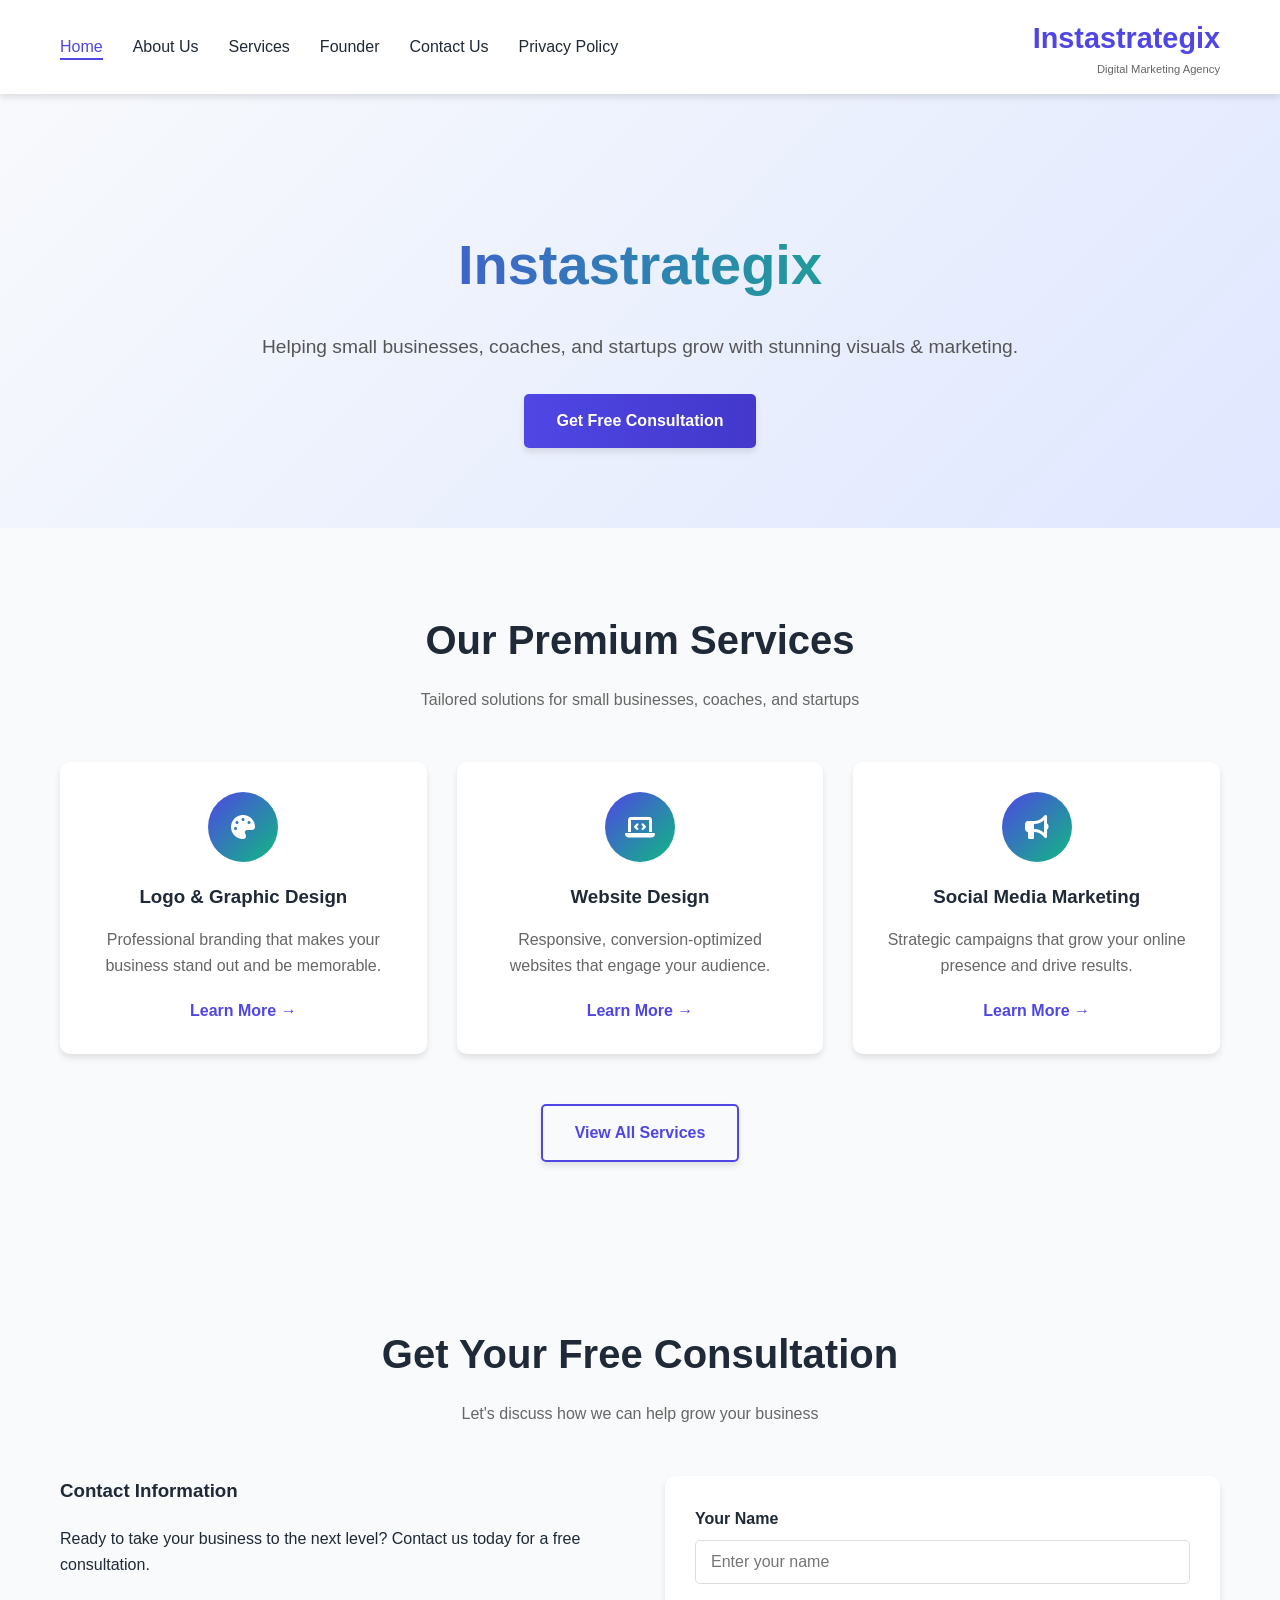
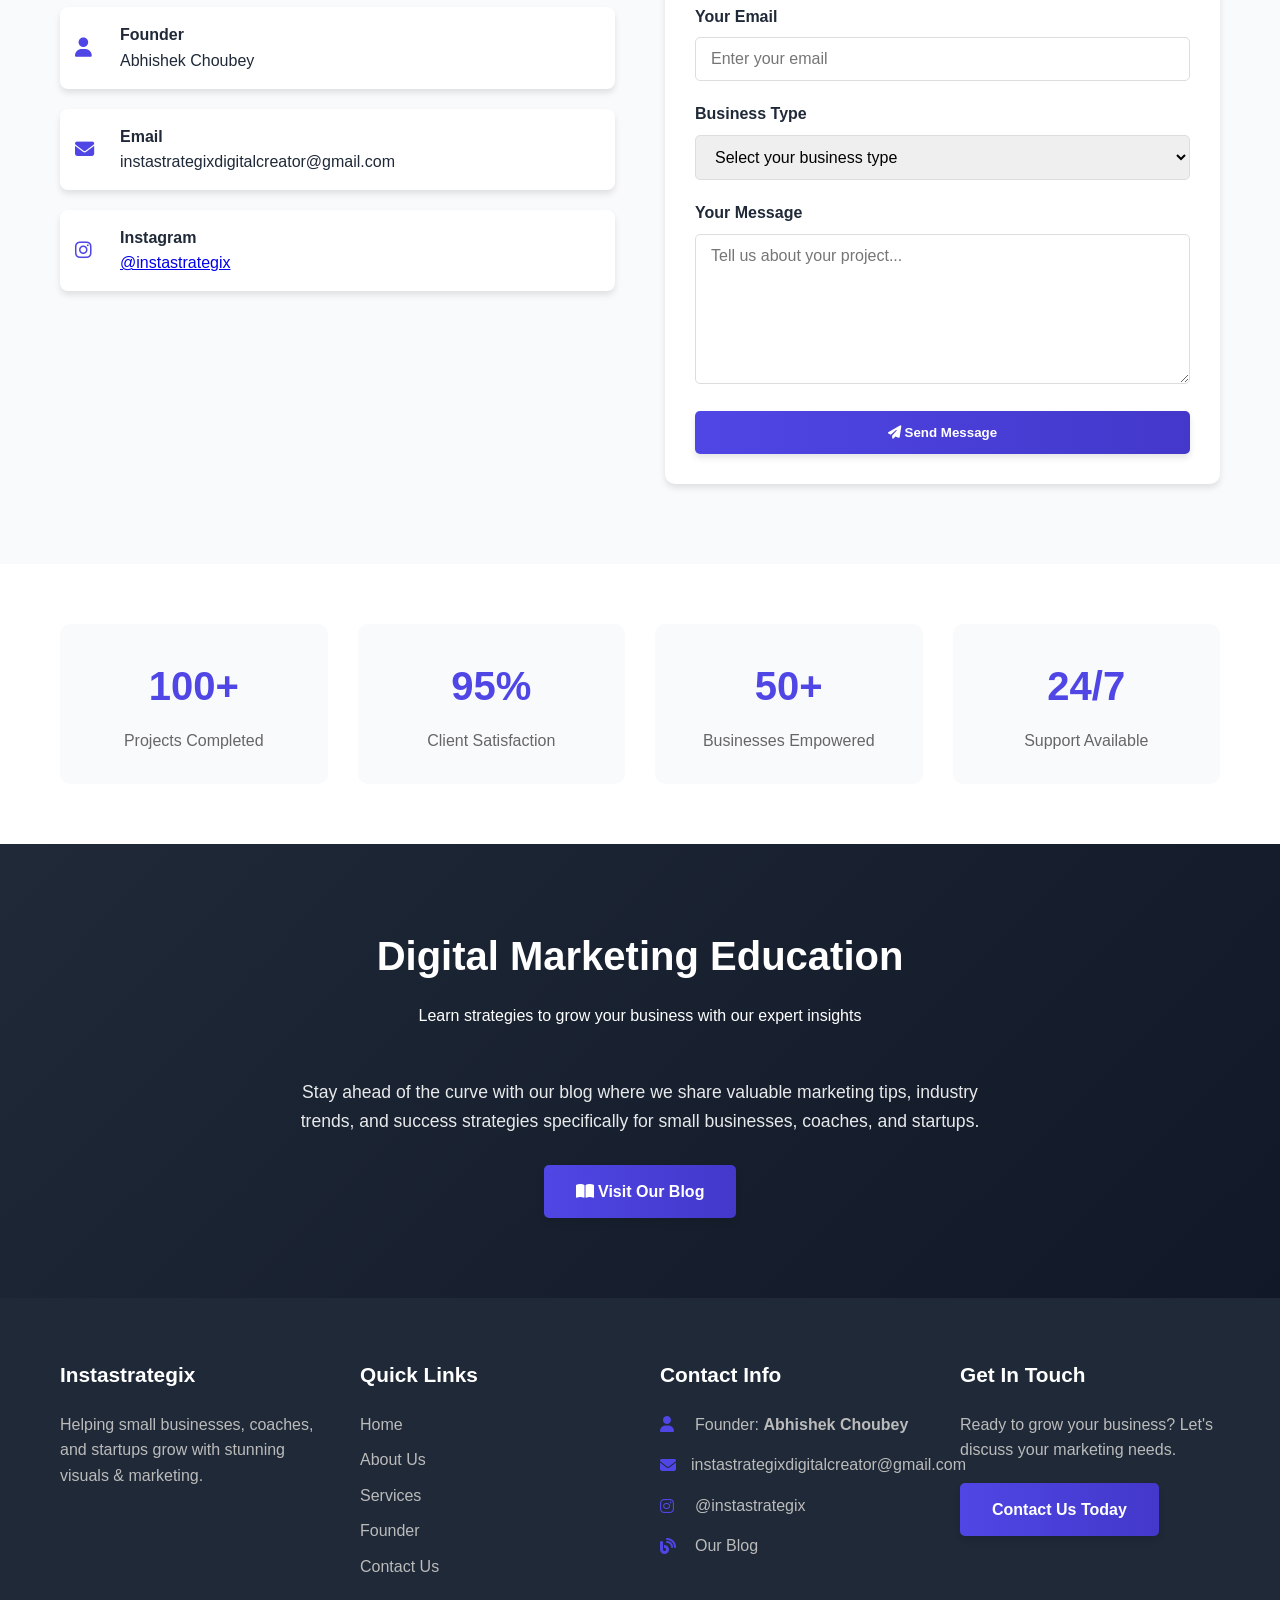
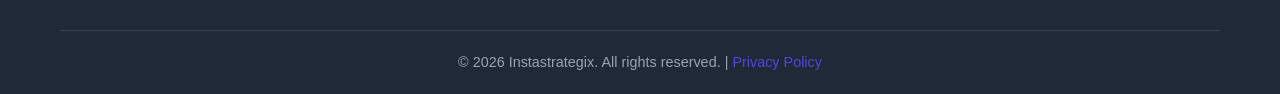
<file: html/index.html>
<!DOCTYPE html>
<html lang="en">
<head>
    <meta charset="UTF-8">
    <meta name="viewport" content="width=device-width, initial-scale=1.0">
    <title>Instastrategix - Digital Marketing Agency</title>
    <link rel="stylesheet" href="https://cdnjs.cloudflare.com/ajax/libs/font-awesome/6.4.0/css/all.min.css">
    <style>
        /* ========== CSS RESET & BASE ========== */
        * {
            margin: 0;
            padding: 0;
            box-sizing: border-box;
        }
        
        :root {
            --primary: #4f46e5;
            --primary-dark: #4338ca;
            --secondary: #10b981;
            --dark: #1f2937;
            --light: #f9fafb;
            --white: #ffffff;
            --shadow: 0 4px 6px rgba(0,0,0,0.1);
            --transition: all 0.3s ease;
        }
        
        body {
            font-family: 'Segoe UI', Tahoma, Geneva, Verdana, sans-serif;
            line-height: 1.6;
            color: var(--dark);
            background: var(--white);
        }
        
        .container {
            width: 100%;
            max-width: 1200px;
            margin: 0 auto;
            padding: 0 20px;
        }
        
        /* ========== NAVIGATION ========== */
        .navbar {
            background: var(--white);
            box-shadow: var(--shadow);
            position: fixed;
            width: 100%;
            top: 0;
            z-index: 1000;
        }
        
        .nav-container {
            display: flex;
            justify-content: space-between;
            align-items: center;
            padding: 15px 20px;
        }
        
        .logo {
            font-size: 1.8rem;
            font-weight: 800;
            color: var(--primary);
            text-decoration: none;
            display: flex;
            flex-direction: column;
            align-items: flex-end;
        }
        
        .logo-tagline {
            font-size: 0.7rem;
            color: #666;
            font-weight: 500;
        }
        
        .nav-links {
            display: flex;
            list-style: none;
            gap: 30px;
        }
        
        .nav-links a {
            text-decoration: none;
            color: var(--dark);
            font-weight: 500;
            transition: var(--transition);
            padding: 5px 0;
            position: relative;
        }
        
        .nav-links a:hover {
            color: var(--primary);
        }
        
        .nav-links a.active {
            color: var(--primary);
        }
        
        .nav-links a.active::after {
            content: '';
            position: absolute;
            bottom: 0;
            left: 0;
            width: 100%;
            height: 2px;
            background: var(--primary);
        }
        
        .mobile-menu-btn {
            display: none;
            background: none;
            border: none;
            font-size: 1.5rem;
            color: var(--dark);
            cursor: pointer;
        }
        
        /* ========== HERO SECTION ========== */
        .hero {
            padding: 150px 0 80px;
            background: linear-gradient(135deg, #f8fafc 0%, #e0e7ff 100%);
            margin-top: 70px;
        }
        
        .hero-content {
            text-align: center;
            max-width: 800px;
            margin: 0 auto;
        }
        
        .hero h1 {
            font-size: 3.5rem;
            margin-bottom: 20px;
            background: linear-gradient(to right, var(--primary), var(--secondary));
            -webkit-background-clip: text;
            -webkit-text-fill-color: transparent;
        }
        
        .hero p {
            font-size: 1.2rem;
            color: #555;
            margin-bottom: 30px;
            line-height: 1.8;
        }
        
        /* ========== BUTTONS ========== */
        .btn {
            display: inline-block;
            padding: 14px 32px;
            background: linear-gradient(to right, var(--primary), var(--primary-dark));
            color: white;
            text-decoration: none;
            border-radius: 5px;
            font-weight: 600;
            border: none;
            cursor: pointer;
            transition: var(--transition);
            box-shadow: var(--shadow);
        }
        
        .btn:hover {
            transform: translateY(-3px);
            box-shadow: 0 10px 20px rgba(0,0,0,0.15);
        }
        
        .btn-secondary {
            background: transparent;
            border: 2px solid var(--primary);
            color: var(--primary);
        }
        
        .btn-secondary:hover {
            background: var(--primary);
            color: white;
        }
        
        /* ========== SERVICES SECTION ========== */
        .services {
            padding: 80px 0;
            background: var(--light);
        }
        
        .section-title {
            text-align: center;
            margin-bottom: 50px;
        }
        
        .section-title h2 {
            font-size: 2.5rem;
            color: var(--dark);
            margin-bottom: 15px;
        }
        
        .section-title p {
            color: #666;
            max-width: 600px;
            margin: 0 auto;
        }
        
        .services-grid {
            display: grid;
            grid-template-columns: repeat(auto-fit, minmax(300px, 1fr));
            gap: 30px;
            margin-bottom: 50px;
        }
        
        .service-card {
            background: white;
            padding: 30px;
            border-radius: 10px;
            box-shadow: var(--shadow);
            transition: var(--transition);
            text-align: center;
        }
        
        .service-card:hover {
            transform: translateY(-10px);
            box-shadow: 0 15px 30px rgba(0,0,0,0.15);
        }
        
        .service-icon {
            width: 70px;
            height: 70px;
            background: linear-gradient(135deg, var(--primary), var(--secondary));
            border-radius: 50%;
            display: flex;
            align-items: center;
            justify-content: center;
            margin: 0 auto 20px;
            color: white;
            font-size: 1.5rem;
        }
        
        .service-card h3 {
            margin-bottom: 15px;
            color: var(--dark);
        }
        
        .service-card p {
            color: #666;
            margin-bottom: 20px;
        }
        
        .btn-text {
            color: var(--primary);
            text-decoration: none;
            font-weight: 600;
            display: inline-flex;
            align-items: center;
            gap: 5px;
        }
        
        .btn-text:hover {
            gap: 10px;
        }
        
        .text-center {
            text-align: center;
        }
        
        /* ========== STATS SECTION ========== */
        .stats {
            padding: 60px 0;
            background: white;
        }
        
        .stats-grid {
            display: grid;
            grid-template-columns: repeat(auto-fit, minmax(200px, 1fr));
            gap: 30px;
        }
        
        .stat-item {
            text-align: center;
            padding: 30px 20px;
            background: var(--light);
            border-radius: 10px;
            transition: var(--transition);
        }
        
        .stat-item:hover {
            background: linear-gradient(135deg, var(--primary), var(--secondary));
            color: white;
            transform: translateY(-5px);
        }
        
        .stat-item:hover h3,
        .stat-item:hover p {
            color: white;
        }
        
        .stat-item h3 {
            font-size: 2.5rem;
            color: var(--primary);
            margin-bottom: 10px;
        }
        
        .stat-item p {
            color: #666;
            font-weight: 500;
        }
        
        /* ========== BLOG SECTION ========== */
        .blog {
            padding: 80px 0;
            background: linear-gradient(135deg, var(--dark), #111827);
            color: white;
        }
        
        .blog .section-title h2,
        .blog .section-title p {
            color: white;
        }
        
        .blog-content {
            text-align: center;
            max-width: 700px;
            margin: 0 auto;
        }
        
        .blog-content p {
            margin-bottom: 30px;
            font-size: 1.1rem;
            opacity: 0.9;
        }
        
        /* ========== CONTACT SECTION ========== */
        .contact {
            padding: 80px 0;
            background: var(--light);
        }
        
        .contact-container {
            display: grid;
            grid-template-columns: 1fr 1fr;
            gap: 50px;
        }
        
        .contact-info h3 {
            margin-bottom: 20px;
            color: var(--dark);
        }
        
        .contact-details {
            margin-top: 30px;
        }
        
        .contact-item {
            display: flex;
            align-items: center;
            gap: 15px;
            margin-bottom: 20px;
            padding: 15px;
            background: white;
            border-radius: 8px;
            box-shadow: var(--shadow);
        }
        
        .contact-item i {
            color: var(--primary);
            font-size: 1.2rem;
            width: 30px;
        }
        
        .contact-form {
            background: white;
            padding: 30px;
            border-radius: 10px;
            box-shadow: var(--shadow);
        }
        
        .form-group {
            margin-bottom: 20px;
        }
        
        .form-group label {
            display: block;
            margin-bottom: 8px;
            font-weight: 600;
            color: var(--dark);
        }
        
        .form-control {
            width: 100%;
            padding: 12px 15px;
            border: 1px solid #ddd;
            border-radius: 5px;
            font-family: inherit;
            font-size: 1rem;
            transition: var(--transition);
        }
        
        .form-control:focus {
            outline: none;
            border-color: var(--primary);
            box-shadow: 0 0 0 3px rgba(79, 70, 229, 0.1);
        }
        
        textarea.form-control {
            min-height: 150px;
            resize: vertical;
        }
        
        /* ========== FOOTER ========== */
        footer {
            background: var(--dark);
            color: white;
            padding: 60px 0 20px;
        }
        
        .footer-grid {
            display: grid;
            grid-template-columns: repeat(auto-fit, minmax(250px, 1fr));
            gap: 40px;
            margin-bottom: 40px;
        }
        
        .footer-col h3 {
            color: white;
            margin-bottom: 20px;
            font-size: 1.3rem;
        }
        
        .footer-col p {
            color: #bbb;
            margin-bottom: 20px;
        }
        
        .footer-links {
            list-style: none;
        }
        
        .footer-links li {
            margin-bottom: 10px;
        }
        
        .footer-links a {
            color: #bbb;
            text-decoration: none;
            transition: var(--transition);
        }
        
        .footer-links a:hover {
            color: white;
            padding-left: 5px;
        }
        
        .footer-contact {
            list-style: none;
        }
        
        .footer-contact li {
            display: flex;
            align-items: center;
            gap: 15px;
            margin-bottom: 15px;
            color: #bbb;
        }
        
        .footer-contact i {
            color: var(--primary);
            width: 20px;
        }
        
        .footer-contact a {
            color: #bbb;
            text-decoration: none;
        }
        
        .footer-contact a:hover {
            color: white;
        }
        
        .footer-bottom {
            text-align: center;
            padding-top: 20px;
            border-top: 1px solid #374151;
            color: #9ca3af;
            font-size: 0.9rem;
        }
        
        .footer-bottom a {
            color: var(--primary);
            text-decoration: none;
        }
        
        /* ========== MOBILE RESPONSIVE ========== */
        @media (max-width: 768px) {
            .mobile-menu-btn {
                display: block;
            }
            
            .nav-links {
                position: fixed;
                top: 70px;
                left: 0;
                width: 100%;
                background: white;
                flex-direction: column;
                padding: 20px;
                box-shadow: 0 10px 20px rgba(0,0,0,0.1);
                transform: translateY(-100%);
                opacity: 0;
                visibility: hidden;
                transition: var(--transition);
            }
            
            .nav-links.active {
                transform: translateY(0);
                opacity: 1;
                visibility: visible;
            }
            
            .hero {
                padding: 120px 0 60px;
            }
            
            .hero h1 {
                font-size: 2.5rem;
            }
            
            .hero p {
                font-size: 1.1rem;
            }
            
            .section-title h2 {
                font-size: 2rem;
            }
            
            .services-grid {
                grid-template-columns: 1fr;
            }
            
            .stats-grid {
                grid-template-columns: repeat(2, 1fr);
            }
            
            .contact-container {
                grid-template-columns: 1fr;
            }
            
            .footer-grid {
                grid-template-columns: 1fr;
                text-align: center;
            }
            
            .footer-contact li {
                justify-content: center;
            }
        }
        
        @media (max-width: 480px) {
            .stats-grid {
                grid-template-columns: 1fr;
            }
            
            .hero h1 {
                font-size: 2rem;
            }
            
            .btn {
                padding: 12px 24px;
            }
        }
        
        /* ========== PAGE CONTENT ========== */
        .page-content {
            padding: 100px 0 80px;
            min-height: 70vh;
        }
        
        .page-hero {
            background: linear-gradient(135deg, #f0f9ff 0%, #e0f2fe 100%);
            padding: 100px 0 60px;
            margin-top: 70px;
        }
        
        .page-title {
            text-align: center;
            margin-bottom: 30px;
        }
        
        .page-title h1 {
            font-size: 3rem;
            color: var(--dark);
            margin-bottom: 10px;
        }
        
        .page-title p {
            color: #666;
            font-size: 1.1rem;
        }
        
        /* ========== ABOUT PAGE ========== */
        .about-content, .founder-content, .services-content, .privacy-content {
            max-width: 800px;
            margin: 0 auto;
            background: white;
            padding: 40px;
            border-radius: 10px;
            box-shadow: var(--shadow);
        }
        
        .content-section {
            margin-bottom: 40px;
        }
        
        .content-section h2 {
            color: var(--primary);
            margin-bottom: 15px;
            padding-bottom: 10px;
            border-bottom: 2px solid #e5e7eb;
        }
        
        /* ========== SERVICES PAGE ========== */
        .all-services {
            display: grid;
            grid-template-columns: repeat(auto-fit, minmax(300px, 1fr));
            gap: 30px;
            margin-top: 40px;
        }
        
        .service-detail-card {
            background: white;
            padding: 30px;
            border-radius: 10px;
            box-shadow: var(--shadow);
            border-top: 4px solid var(--primary);
        }
        
        .service-detail-card h3 {
            color: var(--primary);
            margin-bottom: 15px;
            display: flex;
            align-items: center;
            gap: 10px;
        }
        
        /* ========== FOUNDER PAGE ========== */
        .founder-profile {
            display: flex;
            align-items: center;
            gap: 40px;
            margin-bottom: 40px;
            flex-wrap: wrap;
        }
        
        .founder-img {
            width: 200px;
            height: 200px;
            border-radius: 50%;
            background: linear-gradient(135deg, var(--primary), var(--secondary));
            display: flex;
            align-items: center;
            justify-content: center;
            color: white;
            font-size: 4rem;
            flex-shrink: 0;
        }
        
        /* ========== CONTACT PAGE ========== */
        .contact-page {
            background: var(--light);
        }
        
        /* ========== PRIVACY PAGE ========== */
        .privacy-content h3 {
            color: var(--dark);
            margin: 25px 0 10px;
        }
    </style>
</head>
<body>
    <!-- Navigation -->
    <nav class="navbar">
        <div class="container nav-container">
            <button class="mobile-menu-btn" id="mobileMenuBtn">
                <i class="fas fa-bars"></i>
            </button>
            
            <ul class="nav-links" id="navLinks">
                <li><a href="index.html" class="active">Home</a></li>
                <li><a href="about.html">About Us</a></li>
                <li><a href="services.html">Services</a></li>
                <li><a href="founder.html">Founder</a></li>
                <li><a href="contact.html">Contact Us</a></li>
                <li><a href="privacy.html">Privacy Policy</a></li>
            </ul>
            
            <a href="index.html" class="logo">
                Instastrategix
                <span class="logo-tagline">Digital Marketing Agency</span>
            </a>
        </div>
    </nav>

    <!-- Hero Section -->
    <section class="hero">
        <div class="container hero-content">
            <h1>Instastrategix</h1>
            <p>Helping small businesses, coaches, and startups grow with stunning visuals & marketing.</p>
            <a href="contact.html" class="btn">Get Free Consultation</a>
        </div>
    </section>

    <!-- Services Section -->
    <section class="services">
        <div class="container">
            <div class="section-title">
                <h2>Our Premium Services</h2>
                <p>Tailored solutions for small businesses, coaches, and startups</p>
            </div>
            
            <div class="services-grid">
                <div class="service-card">
                    <div class="service-icon">
                        <i class="fas fa-palette"></i>
                    </div>
                    <h3>Logo & Graphic Design</h3>
                    <p>Professional branding that makes your business stand out and be memorable.</p>
                    <a href="services.html#graphic" class="btn-text">Learn More →</a>
                </div>
                
                <div class="service-card">
                    <div class="service-icon">
                        <i class="fas fa-laptop-code"></i>
                    </div>
                    <h3>Website Design</h3>
                    <p>Responsive, conversion-optimized websites that engage your audience.</p>
                    <a href="services.html#website" class="btn-text">Learn More →</a>
                </div>
                
                <div class="service-card">
                    <div class="service-icon">
                        <i class="fas fa-bullhorn"></i>
                    </div>
                    <h3>Social Media Marketing</h3>
                    <p>Strategic campaigns that grow your online presence and drive results.</p>
                    <a href="services.html#social" class="btn-text">Learn More →</a>
                </div>
            </div>
            
            <div class="text-center">
                <a href="services.html" class="btn btn-secondary">View All Services</a>
            </div>
        </div>
    </section>

    <!-- Contact Section -->
    <section class="contact" id="contact">
        <div class="container">
            <div class="section-title">
                <h2>Get Your Free Consultation</h2>
                <p>Let's discuss how we can help grow your business</p>
            </div>
            
            <div class="contact-container">
                <div class="contact-info">
                    <h3>Contact Information</h3>
                    <p>Ready to take your business to the next level? Contact us today for a free consultation.</p>
                    
                    <div class="contact-details">
                        <div class="contact-item">
                            <i class="fas fa-user"></i>
                            <div>
                                <strong>Founder</strong>
                                <p>Abhishek Choubey</p>
                            </div>
                        </div>
                        
                        <div class="contact-item">
                            <i class="fas fa-envelope"></i>
                            <div>
                                <strong>Email</strong>
                                <p>instastrategixdigitalcreator@gmail.com</p>
                            </div>
                        </div>
                        
                        <div class="contact-item">
                            <i class="fab fa-instagram"></i>
                            <div>
                                <strong>Instagram</strong>
                                <p><a href="https://www.instagram.com/instastrategix/" target="_blank">@instastrategix</a></p>
                            </div>
                        </div>
                    </div>
                </div>
                
                <div class="contact-form">
                    <form id="consultationForm">
                        <div class="form-group">
                            <label for="name">Your Name</label>
                            <input type="text" id="name" class="form-control" placeholder="Enter your name" required>
                        </div>
                        
                        <div class="form-group">
                            <label for="email">Your Email</label>
                            <input type="email" id="email" class="form-control" placeholder="Enter your email" required>
                        </div>
                        
                        <div class="form-group">
                            <label for="business">Business Type</label>
                            <select id="business" class="form-control" required>
                                <option value="">Select your business type</option>
                                <option value="small-business">Small Business</option>
                                <option value="coach">Coach/Consultant</option>
                                <option value="startup">Startup</option>
                                <option value="other">Other</option>
                            </select>
                        </div>
                        
                        <div class="form-group">
                            <label for="message">Your Message</label>
                            <textarea id="message" class="form-control" placeholder="Tell us about your project..." required></textarea>
                        </div>
                        
                        <button type="submit" class="btn" style="width: 100%;">
                            <i class="fas fa-paper-plane"></i> Send Message
                        </button>
                    </form>
                </div>
            </div>
        </div>
    </section>

    <!-- Stats Section -->
    <section class="stats">
        <div class="container">
            <div class="stats-grid">
                <div class="stat-item">
                    <h3>100+</h3>
                    <p>Projects Completed</p>
                </div>
                <div class="stat-item">
                    <h3>95%</h3>
                    <p>Client Satisfaction</p>
                </div>
                <div class="stat-item">
                    <h3>50+</h3>
                    <p>Businesses Empowered</p>
                </div>
                <div class="stat-item">
                    <h3>24/7</h3>
                    <p>Support Available</p>
                </div>
            </div>
        </div>
    </section>

    <!-- Blog Section -->
    <section class="blog">
        <div class="container">
            <div class="section-title">
                <h2>Digital Marketing Education</h2>
                <p>Learn strategies to grow your business with our expert insights</p>
            </div>
            
            <div class="blog-content">
                <p>Stay ahead of the curve with our blog where we share valuable marketing tips, industry trends, and success strategies specifically for small businesses, coaches, and startups.</p>
                <a href="https://instastrategix0.blogspot.com/" target="_blank" class="btn">
                    <i class="fas fa-book-open"></i> Visit Our Blog
                </a>
            </div>
        </div>
    </section>

    <!-- Footer -->
    <footer>
        <div class="container">
            <div class="footer-grid">
                <div class="footer-col">
                    <h3>Instastrategix</h3>
                    <p>Helping small businesses, coaches, and startups grow with stunning visuals & marketing.</p>
                </div>
                
                <div class="footer-col">
                    <h3>Quick Links</h3>
                    <ul class="footer-links">
                        <li><a href="index.html">Home</a></li>
                        <li><a href="about.html">About Us</a></li>
                        <li><a href="services.html">Services</a></li>
                        <li><a href="founder.html">Founder</a></li>
                        <li><a href="contact.html">Contact Us</a></li>
                    </ul>
                </div>
                
                <div class="footer-col">
                    <h3>Contact Info</h3>
                    <ul class="footer-contact">
                        <li>
                            <i class="fas fa-user"></i>
                            <span>Founder: <strong>Abhishek Choubey</strong></span>
                        </li>
                        <li>
                            <i class="fas fa-envelope"></i>
                            <span>instastrategixdigitalcreator@gmail.com</span>
                        </li>
                        <li>
                            <i class="fab fa-instagram"></i>
                            <span><a href="https://www.instagram.com/instastrategix/" target="_blank">@instastrategix</a></span>
                        </li>
                        <li>
                            <i class="fas fa-blog"></i>
                            <span><a href="https://instastrategix0.blogspot.com/" target="_blank">Our Blog</a></span>
                        </li>
                    </ul>
                </div>
                
                <div class="footer-col">
                    <h3>Get In Touch</h3>
                    <p>Ready to grow your business? Let's discuss your marketing needs.</p>
                    <a href="contact.html" class="btn">Contact Us Today</a>
                </div>
            </div>
            
            <div class="footer-bottom">
                <p>&copy; 2024 Instastrategix. All rights reserved. | <a href="privacy.html">Privacy Policy</a></p>
            </div>
        </div>
    </footer>

    <!-- JavaScript -->
    <script>
        // ========== MOBILE MENU TOGGLE ==========
        const mobileMenuBtn = document.getElementById('mobileMenuBtn');
        const navLinks = document.getElementById('navLinks');
        
        mobileMenuBtn.addEventListener('click', function() {
            navLinks.classList.toggle('active');
            this.innerHTML = this.innerHTML.includes('bars') ? 
                '<i class="fas fa-times"></i>' : 
                '<i class="fas fa-bars"></i>';
        });

        // Close menu when clicking on a link
        document.querySelectorAll('.nav-links a').forEach(link => {
            link.addEventListener('click', () => {
                navLinks.classList.remove('active');
                mobileMenuBtn.innerHTML = '<i class="fas fa-bars"></i>';
            });
        });

        // Close menu when clicking outside
        document.addEventListener('click', function(event) {
            if (!navLinks.contains(event.target) && !mobileMenuBtn.contains(event.target)) {
                navLinks.classList.remove('active');
                mobileMenuBtn.innerHTML = '<i class="fas fa-bars"></i>';
            }
        });

        // ========== FORM SUBMISSION ==========
        document.getElementById('consultationForm').addEventListener('submit', function(e) {
            e.preventDefault();
            
            // Get form values
            const name = document.getElementById('name').value;
            const email = document.getElementById('email').value;
            const business = document.getElementById('business').value;
            const message = document.getElementById('message').value;
            
            // Show success message
            alert(`Thank you ${name}! Your consultation request has been sent. We'll contact you at ${email} within 24 hours.`);
            
            // Reset form
            this.reset();
            
            // In a real website, you would send this data to a server
            // For now, we'll just log it
            console.log('Consultation Request:', { name, email, business, message });
        });

        // ========== SET CURRENT YEAR ==========
        document.addEventListener('DOMContentLoaded', function() {
            // Set current year in footer
            const yearElement = document.querySelector('.footer-bottom p');
            if (yearElement) {
                yearElement.innerHTML = yearElement.innerHTML.replace('2024', new Date().getFullYear());
            }
            
            // Add animation to service cards
            const serviceCards = document.querySelectorAll('.service-card');
            serviceCards.forEach(card => {
                card.addEventListener('mouseenter', function() {
                    this.style.transform = 'translateY(-10px)';
                });
                card.addEventListener('mouseleave', function() {
                    this.style.transform = 'translateY(0)';
                });
            });
            
            // Add hover effect to buttons
            const buttons = document.querySelectorAll('.btn');
            buttons.forEach(btn => {
                btn.addEventListener('mouseenter', function() {
                    this.style.transform = 'translateY(-3px)';
                });
                btn.addEventListener('mouseleave', function() {
                    this.style.transform = 'translateY(0)';
                });
            });
        });

        // ========== SCROLL ANIMATIONS ==========
        window.addEventListener('scroll', function() {
            // Add shadow to navbar on scroll
            const navbar = document.querySelector('.navbar');
            if (window.scrollY > 50) {
                navbar.style.boxShadow = '0 4px 12px rgba(0,0,0,0.15)';
            } else {
                navbar.style.boxShadow = '0 4px 6px rgba(0,0,0,0.1)';
            }
            
            // Animate elements on scroll
            const animateElements = document.querySelectorAll('.service-card, .stat-item');
            animateElements.forEach(element => {
                const elementPosition = element.getBoundingClientRect().top;
                const screenPosition = window.innerHeight / 1.2;
                
                if (elementPosition < screenPosition) {
                    element.style.opacity = '1';
                    element.style.transform = 'translateY(0)';
                }
            });
        });

        // Initialize animation states
        window.addEventListener('DOMContentLoaded', function() {
            const animateElements = document.querySelectorAll('.service-card, .stat-item');
            animateElements.forEach(el => {
                el.style.opacity = '0';
                el.style.transform = 'translateY(20px)';
                el.style.transition = 'opacity 0.6s ease, transform 0.6s ease';
            });
            
            // Trigger initial scroll check
            window.dispatchEvent(new Event('scroll'));
        });
    </script>
</body>
</html>
</file>
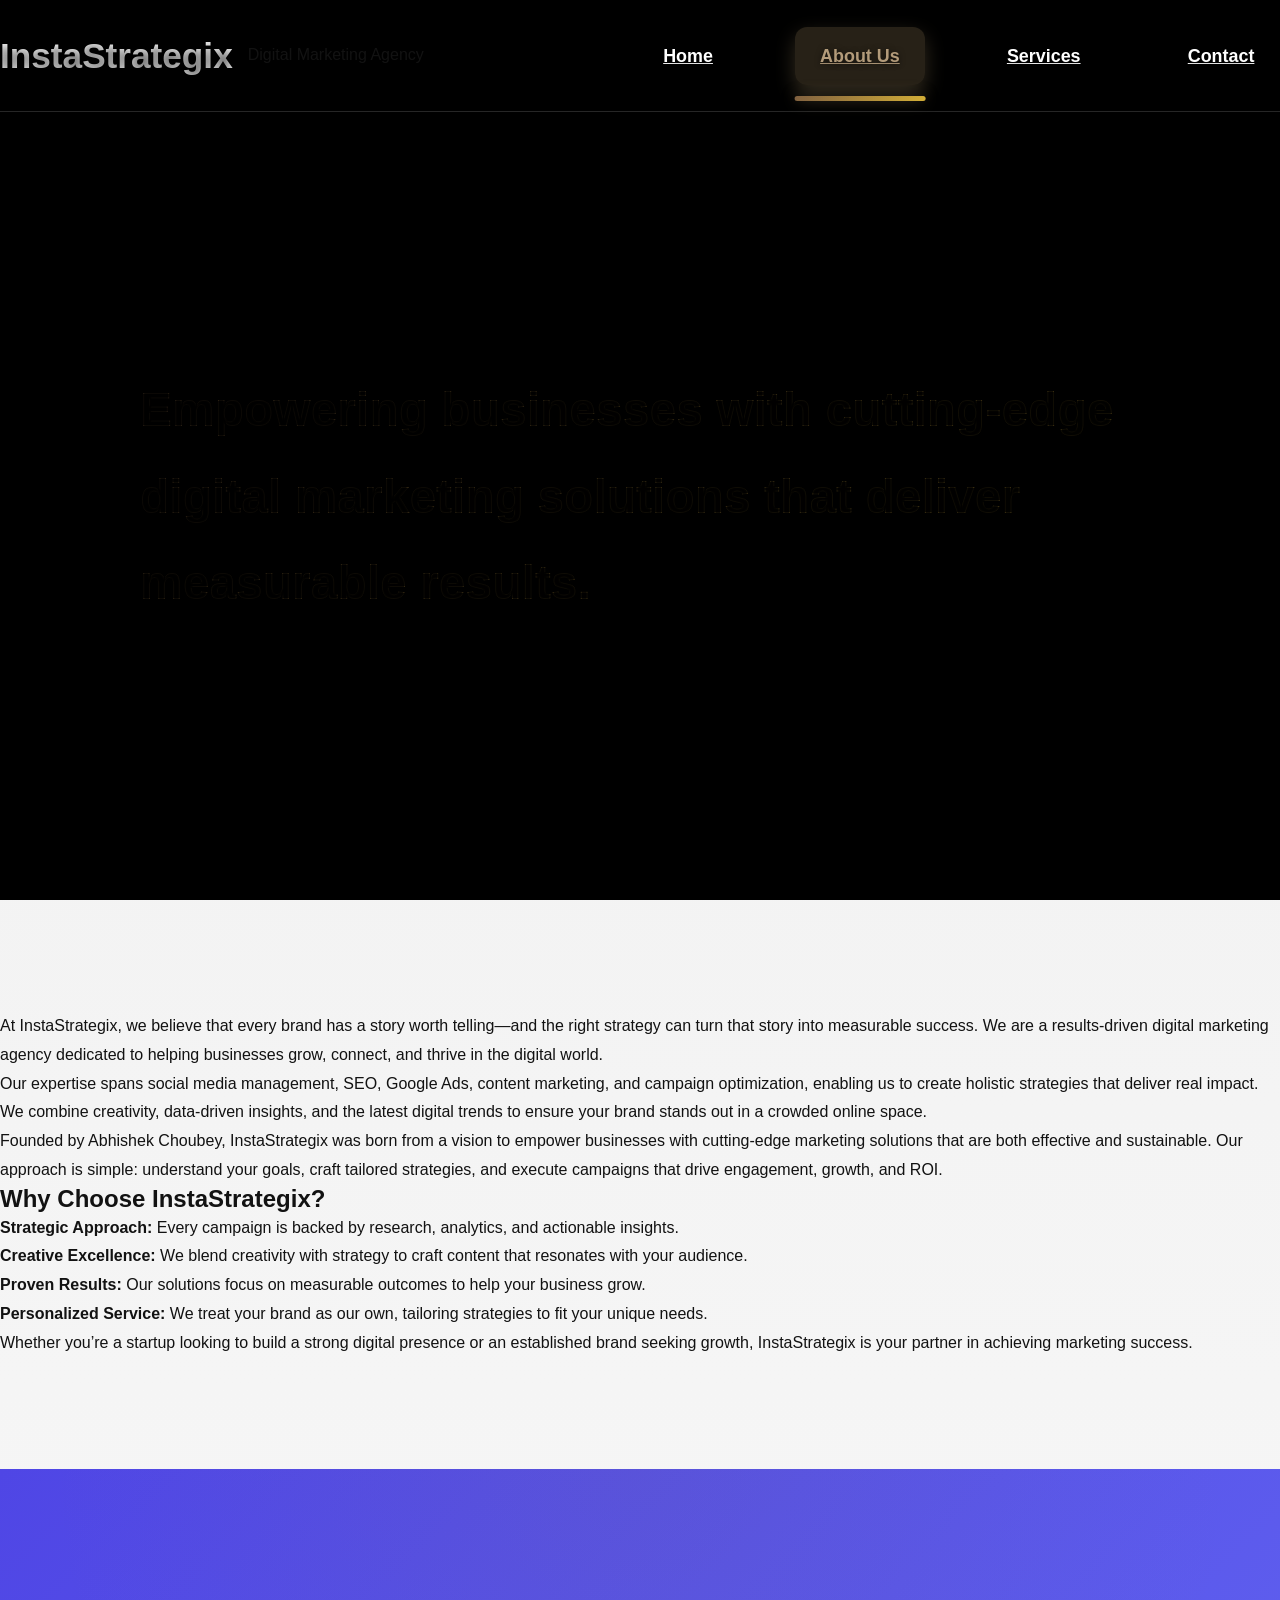
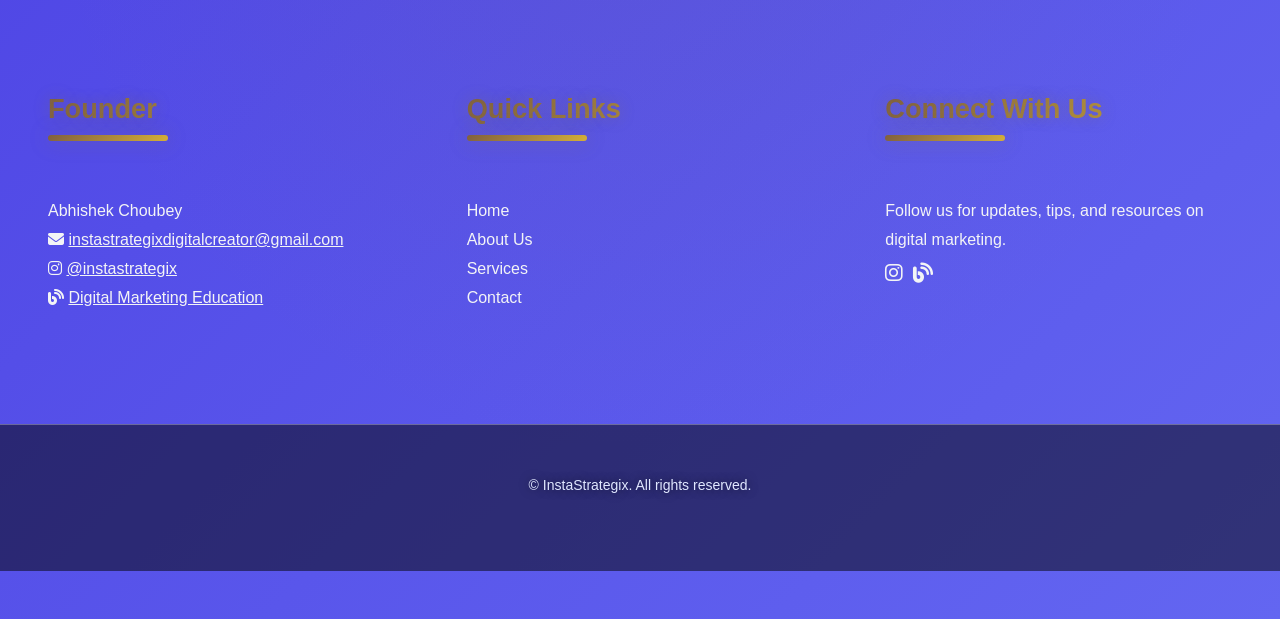
<file: about.html>
<!DOCTYPE html>
<html lang="en">
<head>
    <meta charset="UTF-8">
    <meta name="viewport" content="width=device-width, initial-scale=1.0">
    <meta name="description" content="Learn about Instastrategix - Our mission to help small businesses, coaches, and startups grow with stunning visuals & marketing">
    <title>About Us - Instastrategix Digital Marketing Agency</title>

    <!-- CSS -->
    <link rel="stylesheet" href="css/main.css">
    <link rel="stylesheet" href="css/components.css">
    <link rel="stylesheet" href="css/responsive.css">

    <!-- Font Awesome -->
    <link rel="stylesheet" href="https://cdnjs.cloudflare.com/ajax/libs/font-awesome/6.4.0/css/all.min.css">

</head>
<body>
    <!-- Header / Navigation -->
    <header class="site-header">
        <div class="nav-container">
            <div class="logo">
                <span class="logo-text">InstaStrategix</span>
                <span class="logo-tagline">Digital Marketing Agency</span>
            </div>
            <button class="menu-toggle" aria-label="Toggle Menu" aria-expanded="false">
                <i class="fas fa-bars"></i>
            </button>
            <nav class="nav-menu">
                <a href="index.html" class="nav-link">Home</a>
                <a href="about us.html" class="nav-link active">About Us</a>
                <a href="services.html" class="nav-link">Services</a>
                <a href="contact.html" class="nav-link">Contact</a>
            </nav>
        </div>
    </header>

    <!-- Hero Section -->
    <section class="about-hero hero">
        <div class="container hero-container">
            <div class="hero-content">
                <h1 class="hero-title">InstaStrategix</h1>
                <p class="hero-subtitle">Empowering businesses with cutting-edge digital marketing solutions that deliver measurable results.</p>
            </div>
        </div>
    </section>

    <!-- About Content -->
    <section class="container mission-grid" style="padding: var(--space-xxl) 0;">
        <div class="mission-card">
            <p>
                At InstaStrategix, we believe that every brand has a story worth telling—and the right strategy can turn that story into measurable success. We are a results-driven digital marketing agency dedicated to helping businesses grow, connect, and thrive in the digital world.
            </p>
        </div>
        <div class="mission-card">
            <p>
                Our expertise spans social media management, SEO, Google Ads, content marketing, and campaign optimization, enabling us to create holistic strategies that deliver real impact. We combine creativity, data-driven insights, and the latest digital trends to ensure your brand stands out in a crowded online space.
            </p>
        </div>
        <div class="mission-card">
            <p>
                Founded by Abhishek Choubey, InstaStrategix was born from a vision to empower businesses with cutting-edge marketing solutions that are both effective and sustainable. Our approach is simple: understand your goals, craft tailored strategies, and execute campaigns that drive engagement, growth, and ROI.
            </p>
        </div>
        <div class="mission-card">
            <h2>Why Choose InstaStrategix?</h2>
            <ul>
                <li><strong>Strategic Approach:</strong> Every campaign is backed by research, analytics, and actionable insights.</li>
                <li><strong>Creative Excellence:</strong> We blend creativity with strategy to craft content that resonates with your audience.</li>
                <li><strong>Proven Results:</strong> Our solutions focus on measurable outcomes to help your business grow.</li>
                <li><strong>Personalized Service:</strong> We treat your brand as our own, tailoring strategies to fit your unique needs.</li>
            </ul>
        </div>
        <div class="mission-card">
            <p>
                Whether you’re a startup looking to build a strong digital presence or an established brand seeking growth, InstaStrategix is your partner in achieving marketing success.
            </p>
        </div>
    </section>

<!-- Footer -->
<footer class="footer" style="background: linear-gradient(135deg, #4f46e5, #6366f1); color: #f3f4f6; padding: var(--space-xxl) 0 var(--space-lg);">
    <div class="footer-grid container" style="display: grid; grid-template-columns: repeat(auto-fit, minmax(250px, 1fr)); gap: var(--space-xl);">
        <!-- About / Founder -->
        <div class="footer-col">
            <h4 class="footer-heading" style="color: #fff;">Founder</h4>
            <p>Abhishek Choubey</p>
            <ul class="footer-contact" style="list-style: none; padding: 0;">
                <li><i class="fas fa-envelope"></i> <a href="mailto:instastrategixdigitalcreator@gmail.com" style="color: #f3f4f6; text-decoration: underline;">instastrategixdigitalcreator@gmail.com</a></li>
                <li><i class="fab fa-instagram"></i> <a href="https://www.instagram.com/instastrategix/" target="_blank" style="color: #f3f4f6; text-decoration: underline;">@instastrategix</a></li>
                <li><i class="fas fa-blog"></i> <a href="https://instastrategix0.blogspot.com/" target="_blank" style="color: #f3f4f6; text-decoration: underline;">Digital Marketing Education</a></li>
            </ul>
        </div>

        <!-- Quick Links -->
        <div class="footer-col">
            <h4 class="footer-heading" style="color: #fff;">Quick Links</h4>
            <ul style="list-style: none; padding: 0;">
                <li><a href="index.html" style="color: #f3f4f6; text-decoration: none;">Home</a></li>
                <li><a href="about us.html" style="color: #f3f4f6; text-decoration: none;">About Us</a></li>
                <li><a href="services.html" style="color: #f3f4f6; text-decoration: none;">Services</a></li>
                <li><a href="contact.html" style="color: #f3f4f6; text-decoration: none;">Contact</a></li>
            </ul>
        </div>

        <!-- Optional Info / Social Media -->
        <div class="footer-col">
            <h4 class="footer-heading" style="color: #fff;">Connect With Us</h4>
            <p>Follow us for updates, tips, and resources on digital marketing.</p>
            <ul class="footer-contact" style="list-style: none; padding: 0; display: flex; gap: 10px; font-size: 1.25rem;">
                <li><a href="https://www.instagram.com/instastrategix/" target="_blank" style="color: #f3f4f6;"><i class="fab fa-instagram"></i></a></li>
                <li><a href="https://instastrategix0.blogspot.com/" target="_blank" style="color: #f3f4f6;"><i class="fas fa-blog"></i></a></li>
            </ul>
        </div>
    </div>

    <div class="footer-bottom" style="border-top: 1px solid rgba(255,255,255,0.3); padding-top: var(--space-lg); text-align: center; font-size: 0.875rem; color: #e0e7ff;">
        &copy; <span id="current-year"></span> InstaStrategix. All rights reserved.
    </div>
</footer>
</file>
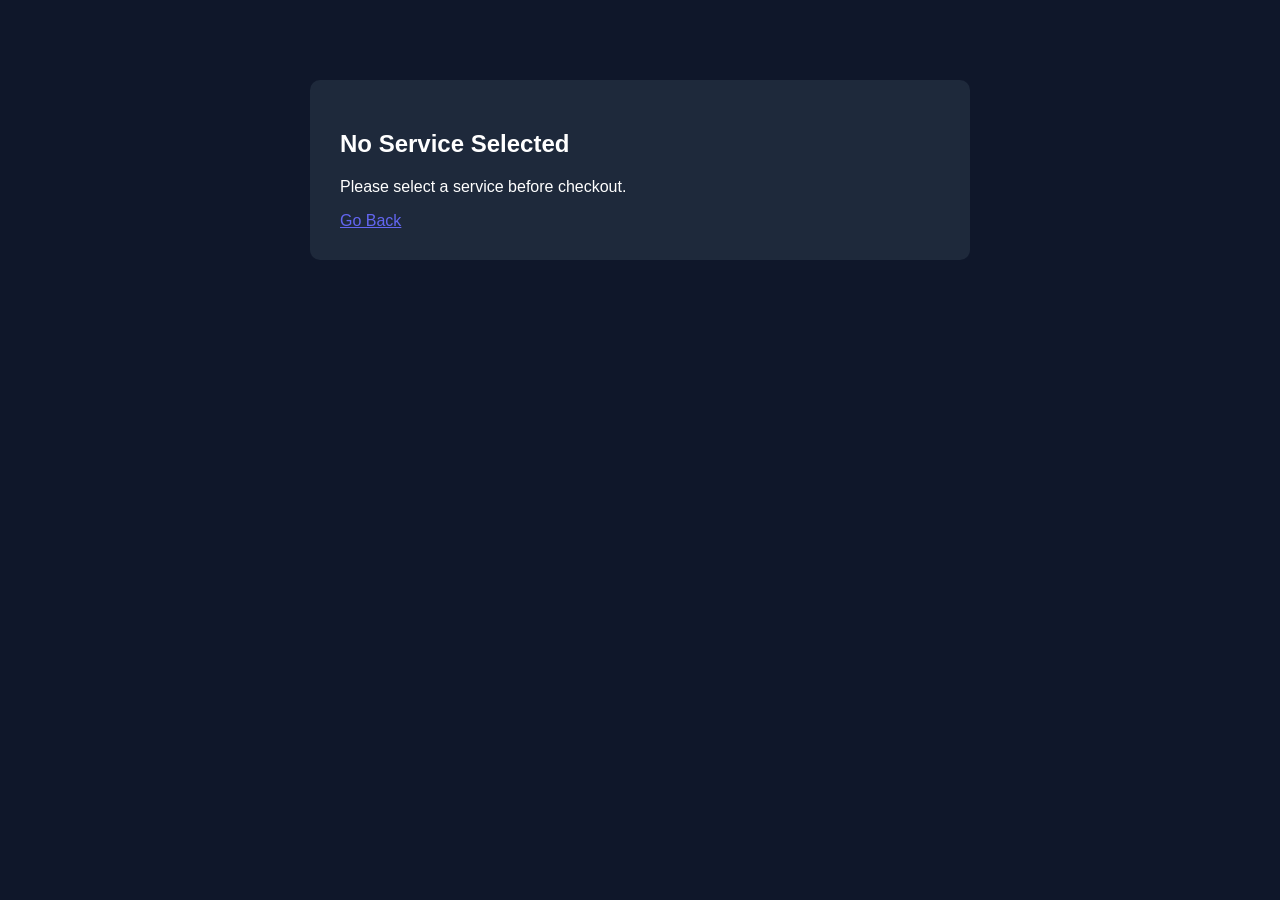
<file: client/checkout.html>
<!DOCTYPE html>
<html>
<head>
<meta charset="UTF-8">
<title>Checkout | Instastrategix</title>
<style>
body{
    margin:0;
    font-family:Arial;
    background:#0f172a;
    color:white;
}
.container{
    max-width:600px;
    margin:80px auto;
    background:#1e293b;
    padding:30px;
    border-radius:10px;
}
button{
    width:100%;
    padding:15px;
    background:#6366f1;
    border:none;
    border-radius:8px;
    color:white;
    font-size:16px;
    margin-top:20px;
    cursor:pointer;
}
select{
    width:100%;
    padding:10px;
    margin-top:10px;
    border-radius:6px;
}
a{color:#6366f1;}
</style>
</head>
<body>

<div class="container" id="content"></div>

<script>
const service = JSON.parse(localStorage.getItem("selectedService"));
const container = document.getElementById("content");

if(!service){
    container.innerHTML = `
        <h2>No Service Selected</h2>
        <p>Please select a service before checkout.</p>
        <a href="payment.html">Go Back</a>
    `;
} else {

    container.innerHTML = `
        <h2>Order Summary</h2>
        <p><strong>Service:</strong> ${service.name}</p>
        <p><strong>Amount:</strong> ₹${service.price}</p>

        <h3>Payment Method</h3>
        <select id="paymentMethod">
            <option value="">Select Method</option>
            <option value="upi">UPI</option>
            <option value="gpay">Google Pay</option>
            <option value="razorpay">Razorpay</option>
        </select>

        <button onclick="startPayment()">Proceed to Pay</button>
    `;
}

function startPayment(){

    const method = document.getElementById("paymentMethod").value;

    if(method === ""){
        alert("Please select payment method.");
        return;
    }

    alert("Razorpay integration will be added here.");

}
</script>

</body>
</html>
</file>
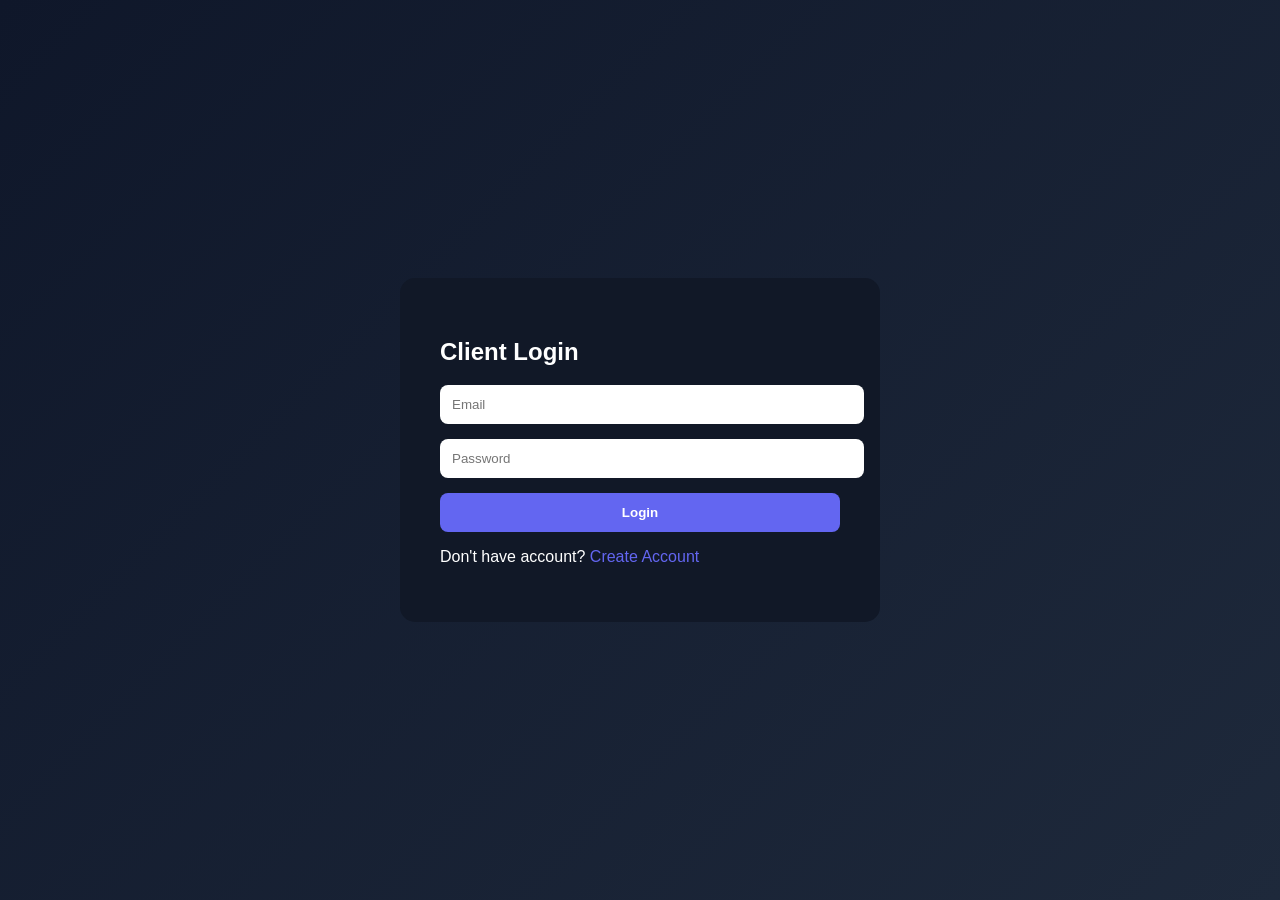
<file: client/dashboard.html>
<!DOCTYPE html>
<html lang="en">
<head>
<meta charset="UTF-8">
<meta name="viewport" content="width=device-width, initial-scale=1.0">
<title>Dashboard | Instastrategix</title>
<style>
body {
    margin: 0;
    font-family: Arial, sans-serif;
    background: #0f172a;
    color: white;
}
header {
    background: #111827;
    padding: 20px;
    display: flex;
    justify-content: space-between;
    align-items: center;
}
button {
    padding: 8px 15px;
    background: #ef4444;
    border: none;
    color: white;
    border-radius: 5px;
    cursor: pointer;
}
.container {
    padding: 40px;
}
.card {
    background: #1e293b;
    padding: 20px;
    border-radius: 10px;
    margin-top: 20px;
}
</style>
</head>
<body>

<script>
if(localStorage.getItem("isLoggedIn") !== "true"){
    window.location.href = "login.html";
}
</script>

<header>
    <h2>Client Dashboard</h2>
    <button onclick="logout()">Logout</button>
</header>

<div class="container">
    <h3 id="welcome"></h3>

    <div class="card">
        <h4>Brand Information</h4>
        <p>Service: Social Media Management</p>
        <p>Status: Active</p>
        <p>Next Payment Due: 30 Days</p>
    </div>

    <div class="card">
        <h4>Payments</h4>
        <p>No payments yet.</p>
    </div>
</div>

<script>
const user = JSON.parse(localStorage.getItem("instaUser"));
document.getElementById("welcome").innerText = "Welcome, " + user.name;

function logout(){
    localStorage.removeItem("isLoggedIn");
    window.location.href = "login.html";
}
</script>

</body>
</html>
</file>
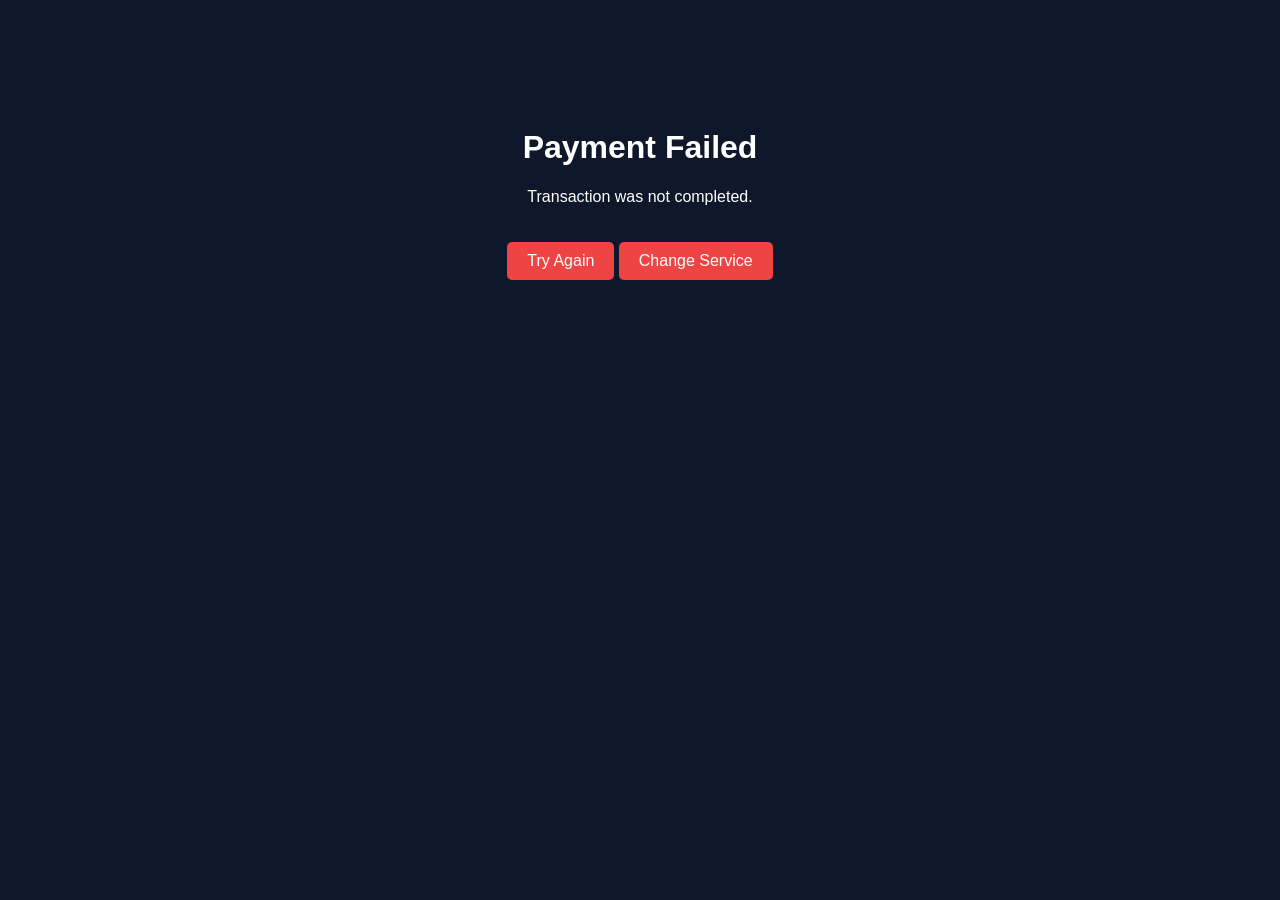
<file: client/failed.html>
<!DOCTYPE html>
<html>
<head>
<title>Payment Failed</title>
<style>
body{
    background:#0f172a;
    color:white;
    text-align:center;
    padding-top:100px;
    font-family:Arial;
}
a{
    display:inline-block;
    margin-top:20px;
    padding:10px 20px;
    background:#ef4444;
    color:white;
    text-decoration:none;
    border-radius:5px;
}
</style>
</head>
<body>

<h1>Payment Failed</h1>
<p>Transaction was not completed.</p>

<a href="checkout.html">Try Again</a>
<a href="payment.html">Change Service</a>

</body>
</html>
</file>
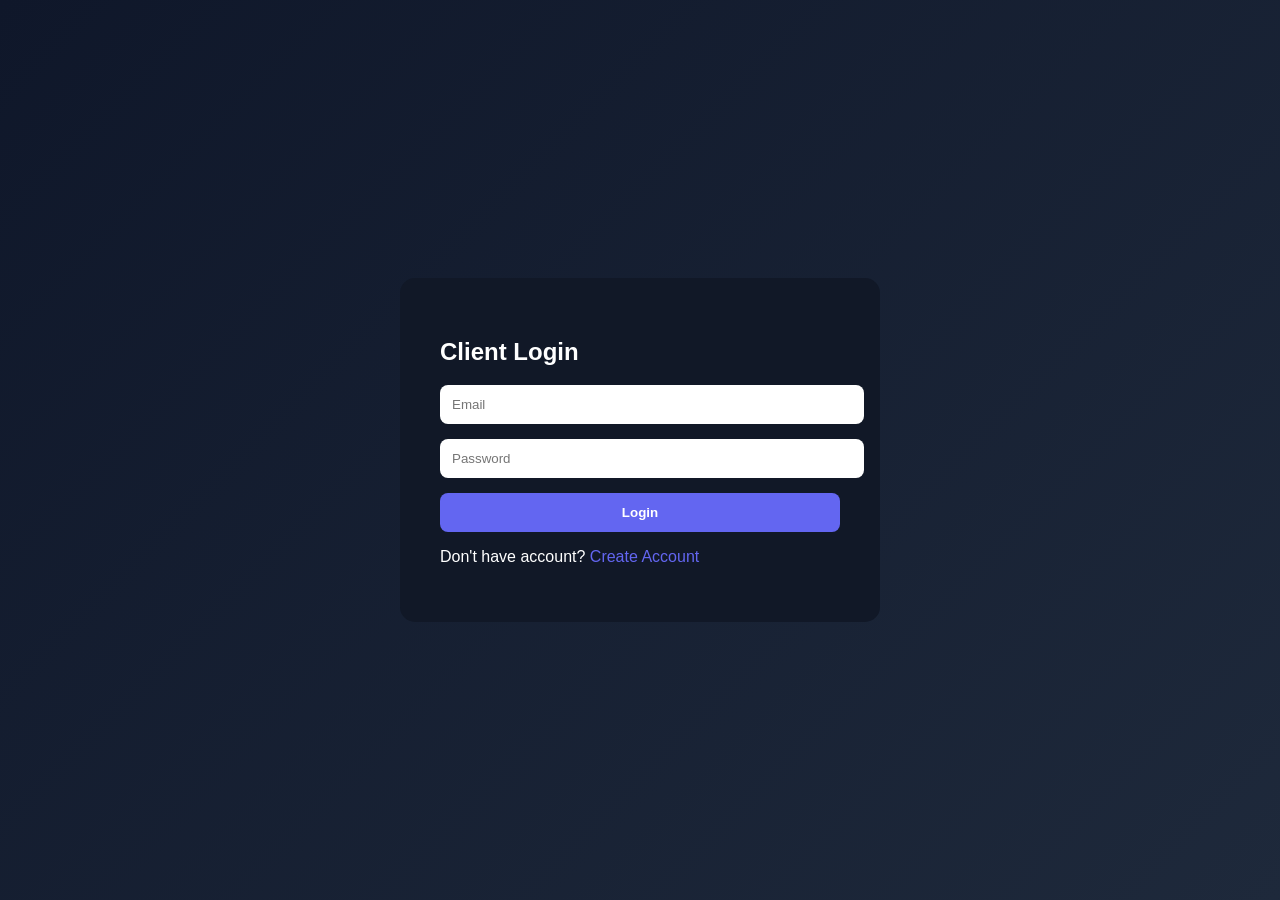
<file: client/login.html>
<!DOCTYPE html>
<html lang="en">
<head>
<meta charset="UTF-8">
<meta name="viewport" content="width=device-width, initial-scale=1.0">
<title>Login | Instastrategix</title>
<style>
body {
    margin: 0;
    font-family: Arial, sans-serif;
    background: linear-gradient(135deg, #0f172a, #1e293b);
    display: flex;
    justify-content: center;
    align-items: center;
    height: 100vh;
    color: white;
}
.auth-box {
    background: #111827;
    padding: 40px;
    border-radius: 15px;
    width: 400px;
}
input {
    width: 100%;
    padding: 12px;
    margin-bottom: 15px;
    border-radius: 8px;
    border: none;
}
button {
    width: 100%;
    padding: 12px;
    border-radius: 8px;
    border: none;
    background: #6366f1;
    color: white;
    font-weight: bold;
    cursor: pointer;
}
a { color: #6366f1; text-decoration: none; }
</style>
</head>
<body>

<div class="auth-box">
    <h2>Client Login</h2>
    <form id="loginForm">
        <input type="email" id="loginEmail" placeholder="Email" required>
        <input type="password" id="loginPassword" placeholder="Password" required>
        <button type="submit">Login</button>
    </form>
    <p>Don't have account? <a href="register.html">Create Account</a></p>
</div>

<script>
document.getElementById("loginForm").addEventListener("submit", function(e){
    e.preventDefault();

    const email = document.getElementById("loginEmail").value;
    const password = document.getElementById("loginPassword").value;

    const storedUser = JSON.parse(localStorage.getItem("instaUser"));

    if(!storedUser){
        alert("No account found. Please register first.");
        return;
    }

    if(email === storedUser.email && password === storedUser.password){
        localStorage.setItem("isLoggedIn", "true");
        window.location.href = "dashboard.html";
    } else {
        alert("Invalid Email or Password");
    }
});
</script>

</body>
</html>
</file>
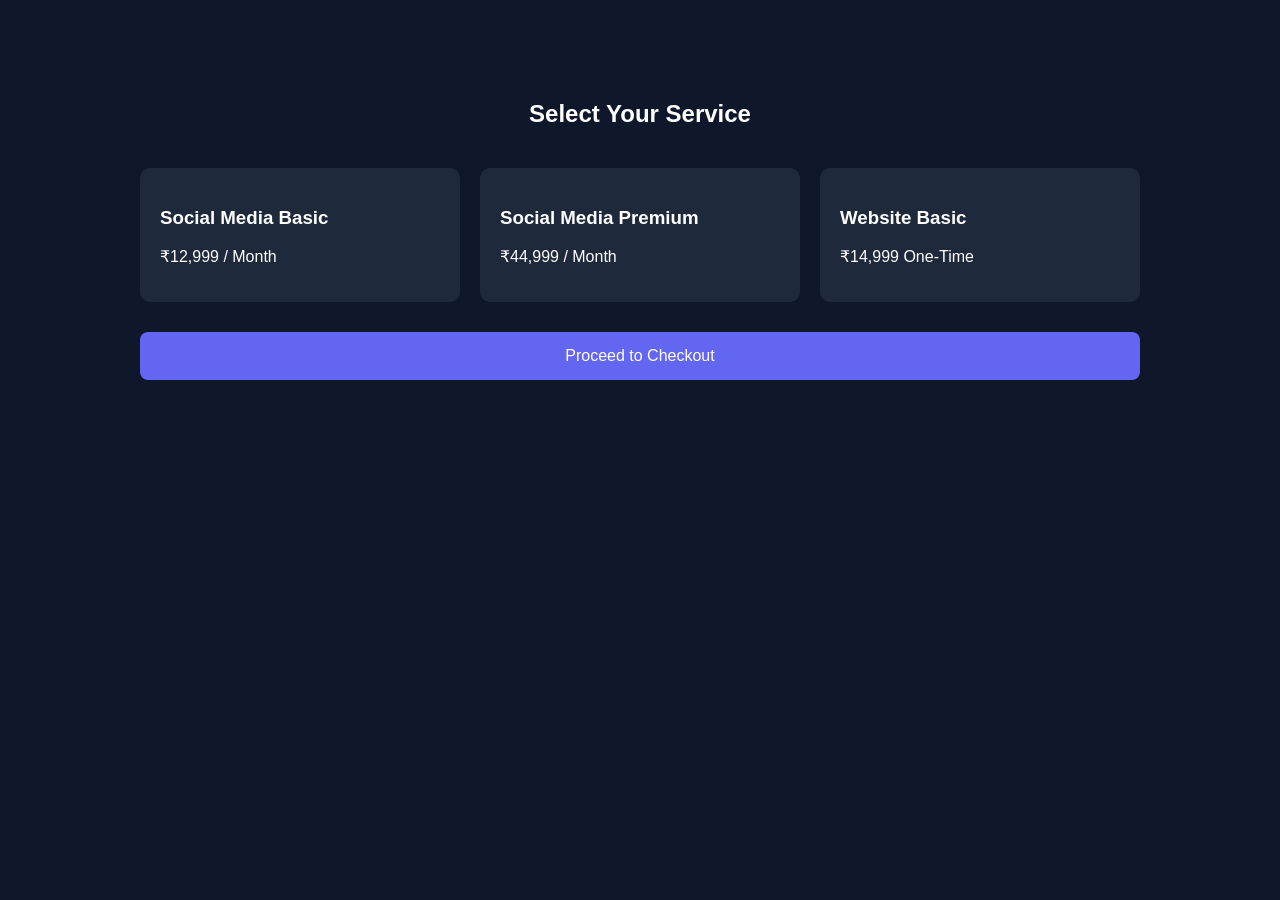
<file: client/payment.html>
<!DOCTYPE html>
<html>
<head>
<meta charset="UTF-8">
<meta name="viewport" content="width=device-width, initial-scale=1.0">
<title>Select Service | Instastrategix</title>
<style>
body{
    margin:0;
    font-family:Arial;
    background:#0f172a;
    color:white;
}
.container{
    max-width:1000px;
    margin:60px auto;
    padding:20px;
}
h2{text-align:center;margin-bottom:40px;}
.grid{
    display:grid;
    grid-template-columns:repeat(auto-fit,minmax(280px,1fr));
    gap:20px;
}
.card{
    background:#1e293b;
    padding:20px;
    border-radius:10px;
    cursor:pointer;
    transition:0.3s;
}
.card:hover{
    background:#334155;
}
.selected{
    border:2px solid #6366f1;
}
button{
    margin-top:30px;
    width:100%;
    padding:15px;
    background:#6366f1;
    border:none;
    border-radius:8px;
    color:white;
    font-size:16px;
    cursor:pointer;
}
</style>
</head>
<body>

<div class="container">
    <h2>Select Your Service</h2>

    <div class="grid">
        <div class="card" onclick="selectService(this,'Social Media Basic',12999)">
            <h3>Social Media Basic</h3>
            <p>₹12,999 / Month</p>
        </div>

        <div class="card" onclick="selectService(this,'Social Media Premium',44999)">
            <h3>Social Media Premium</h3>
            <p>₹44,999 / Month</p>
        </div>

        <div class="card" onclick="selectService(this,'Website Basic',14999)">
            <h3>Website Basic</h3>
            <p>₹14,999 One-Time</p>
        </div>
    </div>

    <button onclick="goCheckout()">Proceed to Checkout</button>
</div>

<script>
let selectedService = null;

function selectService(element, name, price){

    document.querySelectorAll(".card").forEach(c => c.classList.remove("selected"));

    element.classList.add("selected");

    selectedService = { name, price };

    localStorage.setItem("selectedService", JSON.stringify(selectedService));
}

function goCheckout(){
    if(!selectedService){
        alert("Please select a service first.");
        return;
    }

    window.location.href = "checkout.html";
}
</script>

</body>
</html>
</file>
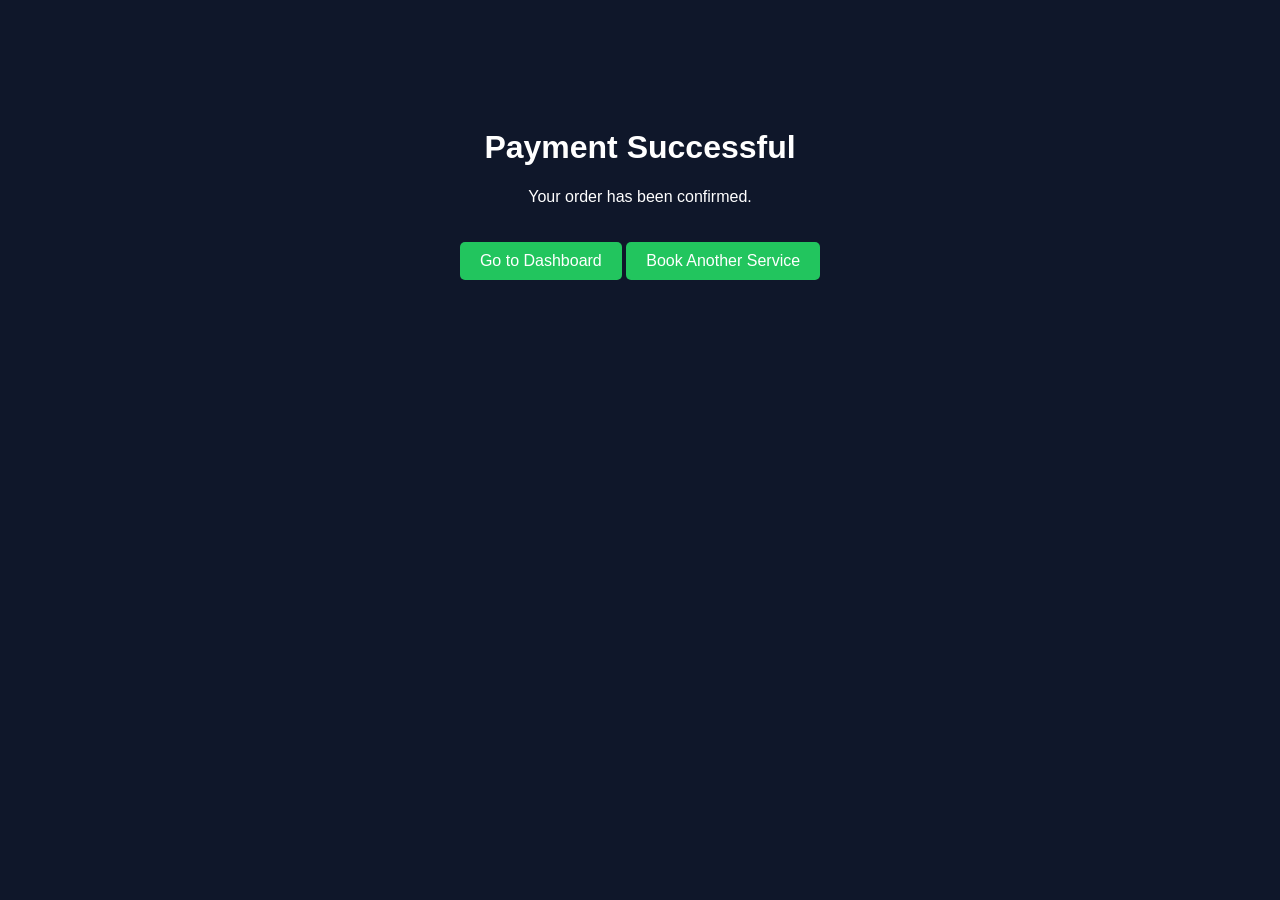
<file: client/success.html>
<!DOCTYPE html>
<html>
<head>
<title>Payment Success</title>
<style>
body{
    background:#0f172a;
    color:white;
    text-align:center;
    padding-top:100px;
    font-family:Arial;
}
a{
    display:inline-block;
    margin-top:20px;
    padding:10px 20px;
    background:#22c55e;
    color:white;
    text-decoration:none;
    border-radius:5px;
}
</style>
</head>
<body>

<h1>Payment Successful</h1>
<p>Your order has been confirmed.</p>

<a href="dashboard.html">Go to Dashboard</a>
<a href="payment.html">Book Another Service</a>

</body>
</html>
</file>
<file: css/main.css>
*, *::before, *::after { 
    margin: 0; 
    padding: 0; 
    box-sizing: border-box; 
}

:root {
    --bg-primary: #f8f8f8;
    --bg-card: #ffffff;
    --text-primary: #121212;
    --text-light: #f0f0f0;
    --silver: #d0d0d0;
    --silver-light: #e8e8e8;
    --gold: #806e4d;
    --gold-light: #b39b7a;
    --gold-gradient: linear-gradient(135deg, #806040, #d4af37); /* richer, more vibrant gold */
    --gold-glow: rgba(128, 110, 77, 0.4);
    --font-primary: 'Inter', sans-serif;
    --font-secondary: 'Poppins', sans-serif;
    --space-xs: 0.75rem;
    --space-sm: 1.25rem;
    --space-md: 2rem;
    --space-lg: 3rem;
    --space-xl: 4.5rem;
    --space-xxl: 7rem;
    --radius-md: 0.75rem;
    --radius-lg: 1.5rem;
    --shadow-md: 0 10px 30px rgba(0, 0, 0, 0.1);
    --shadow-lg: 0 30px 70px rgba(0, 0, 0, 0.15);
    --transition: all 0.6s cubic-bezier(0.4, 0, 0.2, 1);
}

html { 
    scroll-behavior: smooth; 
    font-size: 16px; 
}

body {
    font-family: var(--font-primary);
    color: var(--text-primary);
    background: linear-gradient(to bottom, #f0f0f0, var(--bg-primary));
    line-height: 1.8;
}

h1, h2, h3, h4 { 
    font-family: var(--font-secondary); 
    font-weight: 900; /* max boldness */
    line-height: 1.2; 
}

/* Hero headlines – now ultra-sharp with crisp outline */
.hero-title {
    font-size: clamp(3rem, 8vw, 6rem);
    line-height: 1.1;
    letter-spacing: -0.03em;
    word-break: break-word;
    background: linear-gradient(135deg, #ffffff, #b39b7a);
    -webkit-background-clip: text;
    background-clip: text;
    -webkit-text-fill-color: transparent;
    margin-bottom: var(--space-lg);
    text-shadow: 
        3px 3px 0 rgba(0,0,0,1),
        -3px -3px 0 rgba(0,0,0,1),
        3px -3px 0 rgba(0,0,0,1),
        -3px 3px 0 rgba(0,0,0,1),
        0 3px 0 rgba(0,0,0,1),
        0 -3px 0 rgba(0,0,0,1),
        3px 0 0 rgba(0,0,0,1),
        -3px 0 0 rgba(0,0,0,1);
    -webkit-font-smoothing: antialiased;
    -moz-osx-font-smoothing: grayscale;
}

.hero-subtitle {
    font-size: clamp(1.8rem, 5vw, 3rem);
    background: var(--gold-gradient);
    -webkit-background-clip: text;
    background-clip: text;
    -webkit-text-fill-color: transparent;
    margin-bottom: var(--space-lg);
    font-weight: 600;
    text-shadow: 
        2px 2px 0 rgba(0,0,0,1),
        -2px -2px 0 rgba(0,0,0,1),
        2px -2px 0 rgba(0,0,0,1),
        -2px 2px 0 rgba(0,0,0,1),
        0 2px 0 rgba(0,0,0,1),
        0 -2px 0 rgba(0,0,0,1),
        2px 0 0 rgba(0,0,0,1),
        -2px 0 0 rgba(0,0,0,1);
    -webkit-font-smoothing: antialiased;
    -moz-osx-font-smoothing: grayscale;
}

.hero-description {
    font-size: clamp(1rem, 3vw, 1.3rem);
    margin-bottom: 1.8rem;
    max-width: 800px;
    margin-left: auto;
    margin-right: auto;
    color: var(--silver-light);
    opacity: 0.95;
    line-height: 1.7;
    text-shadow: 0 1px 4px rgba(0,0,0,0.6); /* subtle for readability only */
}

.highlight-text {
    font-size: clamp(1.2rem, 3.5vw, 1.6rem) !important;
    font-weight: 800;
    color: var(--gold-light);
    text-shadow: 0 0 12px var(--gold-glow), 1px 1px 0 rgba(0,0,0,0.8);
    -webkit-font-smoothing: antialiased;
}

.hero {
    position: relative;
    min-height: 100vh;
    overflow: hidden;
    background: #000;
    color: var(--text-light);
    display: flex;
    flex-direction: column;
    justify-content: center;
    padding-top: 100px;
    padding-bottom: var(--space-xl);
}

.hero-overlay {
    background: radial-gradient(ellipse at center, rgba(0,0,0,0.4) 0%, transparent 70%);
    position: absolute;
    inset: 0;
    pointer-events: none;
    z-index: 1;
}

.particles-container {
    position: absolute;
    inset: 0;
    z-index: 0;
}

#particles-canvas {
    display: block;
    width: 100%;
    height: 100%;
}

.hero-content {
    position: relative;
    z-index: 2;
    padding: var(--space-xl) 0 var(--space-xxl);
    max-width: 1000px;
    margin: 0 auto;
}

.hero-buttons {
    display: flex;
    justify-content: center;
    gap: var(--space-lg);
    flex-wrap: wrap;
}

/* Rest of your CSS remains mostly unchanged – only minor tweaks for consistency */
@media (max-width: 768px) {
    .hero { padding-top: 80px; justify-content: flex-start; min-height: 90vh; }
    .hero-content { padding: var(--space-xl) 0 var(--space-xxl); }
    .hero-buttons { flex-direction: column; align-items: center; gap: var(--space-md); width: 100%; }
    .hero-buttons .btn { width: 85%; max-width: 400px; padding: 1.2rem 2rem; font-size: 1.1rem; }
    .hero-title { padding: 0 var(--space-sm); }
}

@media (max-width: 480px) {
    .hero { padding-top: 70px; }
    .hero-title { font-size: clamp(2.2rem, 10vw, 4rem); }
    .hero-description { padding: 0 var(--space-sm); }
}

.section-padding { padding: var(--space-xxl) 0; }
.container { max-width: 1200px; margin: 0 auto; padding: 0 1.5rem; }

.section-title {
    background: var(--gold-gradient);
    -webkit-background-clip: text;
    background-clip: text;
    -webkit-text-fill-color: transparent;
    margin-bottom: var(--space-md);
    font-size: 2.8rem;
    font-weight: 800;
    text-shadow: 0 3px 8px rgba(0, 0, 0, 0.3);
    -webkit-font-smoothing: antialiased;
}

.section-title::after {
    content: "";
    display: block;
    width: 140px;
    height: 6px;
    background: var(--gold);
    margin: 1.8rem auto 0;
    border-radius: 10px;
}

.section-subtitle {
    font-size: 2.2rem;
    font-weight: 700;
    background: var(--gold-gradient);
    -webkit-background-clip: text;
    background-clip: text;
    -webkit-text-fill-color: transparent;
    margin: var(--space-xl) auto var(--space-lg);
    max-width: 900px;
    text-align: center;
}

.text-center { text-align: center; }

.intro-text {
    font-size: 1.35rem;
    max-width: 900px;
    margin: 0 auto var(--space-xl);
    color: var(--gold-light);
    font-weight: 500;
    line-height: 1.9;
}

.cards-grid, .services-grid, .proof-grid {
    display: grid;
    grid-template-columns: repeat(auto-fit, minmax(280px, 1fr));
    gap: var(--space-lg);
}

.stat-item { text-align: center; padding: var(--space-md); }
.stat-number { display: block; font-size: 3.5rem; font-weight: 900; color: var(--gold); line-height: 1; }
.stat-label { font-size: 1rem; color: var(--silver); margin-top: var(--space-sm); }

.blog-content { max-width: 700px; margin: 0 auto; text-align: center; }
.cta-wrapper { margin-top: var(--space-xxl); padding: var(--space-lg) 0; }
.cta-wrapper h3 { font-size: 2.5rem; margin-bottom: var(--space-md); }
.section-cta { margin-top: var(--space-xl); }

.btn-text {
    color: var(--gold);
    text-decoration: none;
    font-weight: 600;
    transition: var(--transition);
}

.btn-text:hover {
    color: var(--gold-light);
    text-shadow: 0 0 10px var(--gold-glow);
}

.info-card h4,
.service-card h3 {
    background: var(--gold-gradient);
    -webkit-background-clip: text;
    background-clip: text;
    -webkit-text-fill-color: transparent;
    font-size: 1.5rem;
    margin-bottom: var(--space-sm);
    -webkit-font-smoothing: antialiased;
}

/* Force sharp rendering + GPU acceleration for animated chars */
.hero-title .char,
.section-title .char {
    display: inline-block !important;
    -webkit-font-smoothing: antialiased;
    -moz-osx-font-smoothing: grayscale;
    backface-visibility: hidden;
    transform: translateZ(0);
}

/* Apply gradient + sharp black outline directly to each char (no blur radius) */
.hero-title .char {
    background: linear-gradient(135deg, #ffffff, #b39b7a);
    -webkit-background-clip: text;
    background-clip: text;
    -webkit-text-fill-color: transparent;
}

.section-title .char {
    background: var(--gold-gradient);
    -webkit-background-clip: text;
    background-clip: text;
    -webkit-text-fill-color: transparent;
}

/* Thinner + lighter crisp outline for animated chars */
.hero-title .char {
    background: none !important;
    -webkit-background-clip: unset !important;
    background-clip: unset !important;
    -webkit-text-fill-color: unset !important;
    color: #ffffff !important;
    text-shadow: 1px 1px 0 rgba(0,0,0,0.7), ... /* same shadow */
}

/* Hero subtitle ko bhi same thinner outline (agar pehle heavy tha) */
.hero-subtitle {
    text-shadow: 
        1px 1px 0 rgba(0,0,0,0.7),
        -1px -1px 0 rgba(0,0,0,0.7),
        1px -1px 0 rgba(0,0,0,0.7),
        -1px 1px 0 rgba(0,0,0,0.7);
    -webkit-font-smoothing: antialiased;
    -moz-osx-font-smoothing: grayscale;
}

/* Extra for hero-subtitle if it feels slightly off */
.hero-subtitle {
    transform: translateZ(0);
    backface-visibility: hidden;
}
</file>
<file: css/components.css>
/* General resets */
* {
    box-sizing: border-box;
}
img {
    max-width: 100%;
    height: auto;
    display: block;
}
.container {
    padding: 0 15px;
    max-width: 100%;
}
/* Header & Navigation */
.nav-container {
    display: flex;
    align-items: center;
    justify-content: space-between;
    width: 100%;
}
.site-header {
    position: fixed;
    width: 100%;
    top: 0;
    z-index: 1000;
    background: rgba(0, 0, 0, 0.5);
    backdrop-filter: blur(35px);
    -webkit-backdrop-filter: blur(35px);
    transition: padding 0.6s var(--transition), background 0.6s var(--transition);
    padding: 1.5rem 0;
    border-bottom: 1px solid rgba(255,255,255,0.15);
    box-shadow: 0 10px 40px rgba(0,0,0,0.12);
}
.site-header.scrolled {
    padding: 0.5rem 0;
    background: rgba(255, 255, 255, 0.99);
    box-shadow: 0 12px 50px rgba(0,0,0,0.18);
}
.header-border {
    height: 4px;
    background: var(--gold-gradient);
    width: 0;
    transition: width 1s ease;
    box-shadow: 0 0 15px var(--gold-glow);
}
.site-header.scrolled .header-border {
    width: 100%;
}
.logo {
    display: flex;
    align-items: center;
    gap: 15px;
}
.logo img {
    height: 60px;
    transition: var(--transition);
    filter: drop-shadow(0 4px 12px rgba(0,0,0,0.3));
}
.site-header.scrolled .logo img {
    height: 40px;
}
.logo-text {
    font-size: 2.2rem;
    font-weight: 900;
    background: linear-gradient(135deg, #fff, #f0f0f0);
    -webkit-background-clip: text;
    background-clip: text;
    -webkit-text-fill-color: transparent;
    transition: var(--transition);
    text-shadow: 0 2px 10px rgba(0,0,0,0.8);
}
.site-header.scrolled .logo-text {
    font-size: 1.8rem;
    background: var(--gold-gradient);
    -webkit-background-clip: text;
    background-clip: text;
    -webkit-text-fill-color: transparent;
    text-shadow: 0 0 15px var(--gold-glow);
}
.nav-menu {
    display: flex;
    gap: 3.5rem;
    align-items: center;
}
.nav-link {
    color: #fff;
    font-weight: 700;
    font-size: 1.12rem;
    position: relative;
    transition: var(--transition);
    padding: 0.8rem 1.6rem;
    border-radius: var(--radius-md);
    text-shadow: 0 1px 6px rgba(0,0,0,0.6);
}
.site-header.scrolled .nav-link {
    color: var(--text-primary);
    font-size: 1rem;
    padding: 0.6rem 1.2rem;
    text-shadow: none;
}
.nav-link:hover {
    color: var(--gold-light);
    background: rgba(128,110,77,0.25);
    transform: translateY(-3px);
    box-shadow: 0 8px 20px var(--gold-glow);
}
.nav-link.active {
    color: var(--gold-light);
    background: rgba(128,110,77,0.3);
    font-weight: 800;
    box-shadow: 0 8px 20px var(--gold-glow);
}
.nav-link::after {
    content: '';
    position: absolute;
    bottom: -16px;
    left: 50%;
    width: 0;
    height: 5px;
    background: var(--gold-gradient);
    transition: all 0.7s ease;
    transform: translateX(-50%);
    border-radius: 3px;
    box-shadow: 0 0 15px var(--gold-glow);
}
.nav-link:hover::after, .nav-link.active::after {
    width: 100%;
}
.menu-toggle {
    display: none;
    flex-direction: column;
    gap: 7px;
    cursor: pointer;
    background: none;
    border: none;
}
.hamburger-line {
    width: 36px;
    height: 4px;
    background: #fff;
    transition: var(--transition);
    border-radius: 4px;
    box-shadow: 0 2px 5px rgba(0,0,0,0.2);
}
.site-header.scrolled .hamburger-line {
    background: var(--text-primary);
}
.menu-toggle:hover .hamburger-line {
    background: var(--gold);
}
.menu-toggle.active .hamburger-line:nth-child(1) {
    transform: rotate(45deg) translate(8px, 8px);
}
.menu-toggle.active .hamburger-line:nth-child(2) {
    opacity: 0;
}
.menu-toggle.active .hamburger-line:nth-child(3) {
    transform: rotate(-45deg) translate(8px, -8px);
}
.nav-cta {
    font-weight: 800;
    padding: 1.1rem 3.5rem;
    border-radius: var(--radius-lg);
    transition: var(--transition);
    background: var(--gold-gradient);
    box-shadow: 0 10px 30px var(--gold-glow);
}
.site-header.scrolled .nav-cta {
    padding: 0.9rem 2.8rem;
}
.nav-cta:hover {
    transform: translateY(-5px) scale(1.08);
    box-shadow: 0 20px 50px var(--gold-glow);
}
/* Desktop-specific reinforcement */
@media (min-width: 769px) {
    .nav-menu {
        margin-left: auto;
    }
    .nav-cta {
        margin-left: var(--space-lg);
    }
    .menu-toggle {
        display: none;
    }
    .nav-menu {
        position: static;
        width: auto;
        height: auto;
        background: none;
        box-shadow: none;
        padding: 0;
        display: flex;
        flex-direction: row;
    }
}
/* Mobile-only menu styles */
@media (max-width: 768px) {
    .menu-toggle {
        display: flex;
    }
    .nav-menu {
        position: fixed;
        top: 0;
        left: -100%;
        width: 80%;
        max-width: 300px;
        height: 100vh;
        background: rgba(255, 255, 255, 0.98);
        box-shadow: 2px 0 15px rgba(0,0,0,0.3);
        transition: left 0.4s ease;
        overflow-y: auto;
        z-index: 9999;
        padding: 100px 30px 40px;
        display: flex;
        flex-direction: column;
        gap: 1rem;
        justify-content: flex-start;
    }
    .nav-menu.active {
        left: 0;
    }
    .nav-menu .nav-link {
        display: block;
        padding: 16px 0;
        font-size: 1.4rem;
        font-weight: 700;
        color: #333;
        border-bottom: 1px solid #eee;
        text-align: left;
    }
    .nav-menu .nav-link:hover,
    .nav-menu .nav-link.active {
        color: var(--gold);
    }
    .nav-cta {
        margin-top: 2rem;
        align-self: flex-start;
    }
    body.menu-open::before {
        content: '';
        position: fixed;
        top: 0;
        left: 0;
        width: 100%;
        height: 100%;
        background: rgba(0,0,0,0.6);
        z-index: 9998;
        display: block;
        pointer-events: none; /* <-- FIX: allow menu links to be clickable */
    }
    .site-header {
        padding: 10px 0;
    }
}

/* Marketing Slider */
.marketing-showcase {
    padding: 2rem 0;
    background: #f8f9fa;
}
.simple-marketing-slider {
    position: relative;
    max-width: 900px;
    margin: 0 auto;
    overflow: hidden;
    border-radius: 12px;
    box-shadow: 0 10px 30px rgba(0,0,0,0.1);
    height: 450px;
}
.slide {
    position: absolute;
    top: 0;
    left: 0;
    width: 100%;
    height: 100%;
    display: none;
}
.slide.active {
    display: block;
}
.slide img {
    width: 100%;
    height: 100%;
    object-fit: contain;
    object-position: center;
    background: #f8f9fa;
    display: block;
}
.slider-dots {
    position: absolute;
    bottom: 20px;
    left: 50%;
    transform: translateX(-50%);
    width: auto;
    text-align: center;
    z-index: 10;
    background: rgba(0, 0, 0, 0.4);
    padding: 8px 20px;
    border-radius: 30px;
    display: inline-block;
}
.dot {
    height: 12px;
    width: 12px;
    margin: 0 8px;
    background-color: rgba(255, 255, 255, 0.7);
    border-radius: 50%;
    display: inline-block;
    cursor: pointer;
    transition: all 0.4s;
    box-shadow: 0 0 4px rgba(0,0,0,0.3);
}
.dot.active,
.dot:hover {
    background-color: var(--gold);
    transform: scale(1.2);
}
/* Mobile adjustments for slider */
@media (max-width: 768px) {
    .simple-marketing-slider {
        max-width: 100%;
        height: 320px;
        border-radius: 8px;
    }
    .slider-dots {
        bottom: 15px;
        padding: 6px 16px;
    }
    .dot {
        height: 10px;
        width: 10px;
        margin: 0 6px;
    }
    .marketing-showcase {
        padding: 1.5rem 0;
    }
    .section-title {
        font-size: 1.8rem;
        margin-bottom: 1rem;
    }
}
@media (max-width: 480px) {
    .simple-marketing-slider {
        height: 280px;
    }
}
/* Swiper arrows & pagination */
.swiper-button-next, .swiper-button-prev {
    color: var(--gold);
}
.swiper-pagination-bullet-active {
    background: var(--gold);
}
/* Cards, buttons, testimonials, footer, chatbot, scroll-to-top – all unchanged */
.info-card, .service-card {
    background: var(--bg-card);
    padding: var(--space-lg);
    border-radius: var(--radius-lg);
    text-align: center;
    transition: var(--transition);
    position: relative;
    overflow: hidden;
    border: 1px solid rgba(128,110,77,0.1);
}
.info-card::before, .service-card::before {
    content: '';
    position: absolute;
    top: 0;
    left: 0;
    right: 0;
    height: 4px;
    background: var(--gold-gradient);
    transform: scaleX(0);
    transition: transform 0.6s ease;
}
.info-card:hover::before, .service-card:hover::before {
    transform: scaleX(1);
}
.info-card:hover, .service-card:hover {
    transform: translateY(-15px) rotateX(5deg);
    box-shadow: var(--shadow-lg);
    border-color: var(--gold);
}
.card-icon, .service-icon {
    font-size: 3rem;
    color: var(--gold);
    margin-bottom: var(--space-md);
    transition: var(--transition);
}
.info-card:hover .card-icon, .service-card:hover .service-icon {
    color: var(--gold-light);
    text-shadow: 0 0 20px var(--gold-glow);
}
.info-card h4, .service-card h3 {
    margin-bottom: var(--space-sm);
    color: var(--text-primary);
}
.btn {
    display: inline-block;
    padding: 1rem 2.5rem;
    border-radius: var(--radius-lg);
    text-decoration: none;
    font-weight: 600;
    transition: var(--transition);
    position: relative;
    overflow: hidden;
}
.btn-primary {
    background: var(--gold-gradient);
    color: #fff;
    border: none;
}
.btn-primary:hover {
    transform: translateY(-3px);
    box-shadow: 0 15px 40px var(--gold-glow);
}
.btn-secondary {
    background: transparent;
    color: var(--gold);
    border: 2px solid var(--gold);
}
.btn-secondary:hover {
    background: var(--gold);
    color: #fff;
}
.testimonials-swiper {
    padding: 2rem 0;
    overflow: hidden;
}
.testimonial-card {
    background: white;
    padding: var(--space-lg);
    border-radius: var(--radius-lg);
    text-align: center;
    box-shadow: var(--shadow-md);
    max-width: 800px;
    margin: 0 auto;
}
.quote-icon {
    font-size: 3rem;
    color: var(--gold);
    margin-bottom: var(--space-md);
    opacity: 0.3;
}
.testimonial-quote {
    font-size: 1.3rem;
    font-style: italic;
    margin-bottom: var(--space-md);
    line-height: 1.8;
    color: var(--text-primary);
}
.stars {
    color: var(--gold);
    font-size: 1.5rem;
    margin-bottom: var(--space-md);
    letter-spacing: 5px;
}
.client-info {
    display: flex;
    align-items: center;
    justify-content: center;
    gap: var(--space-md);
    margin-top: var(--space-lg);
}
.client-info img {
    width: 80px;
    height: 80px;
    border-radius: 50%;
    object-fit: cover;
    border: 3px solid var(--gold);
}
.client-info h4 {
    margin: 0;
    background: none;
    color: var(--gold);
    font-size: 1.3rem;
}
.client-info span {
    font-size: 1rem;
    color: var(--silver);
}
.footer {
    background: linear-gradient(to bottom, #0a0a0a, #000);
    color: var(--silver-light);
    position: relative;
    padding-top: 160px;
    margin-top: -1px;
    overflow: hidden;
}
.footer::before {
    content: '';
    position: absolute;
    top: 0;
    left: 0;
    width: 100%;
    height: 100%;
    background: radial-gradient(circle at top center, rgba(128,110,77,0.12) 0%, transparent 60%);
    pointer-events: none;
    opacity: 0.8;
}
.footer-wave {
    position: absolute;
    top: 0;
    left: 0;
    width: 100%;
    height: 180px;
    z-index: 0;
}
.footer-grid {
    display: grid;
    grid-template-columns: repeat(auto-fit, minmax(280px, 1fr));
    gap: var(--space-xl);
    padding: var(--space-xxl) var(--space-lg) var(--space-xxl);
    position: relative;
    z-index: 1;
}
.footer-heading {
    background: var(--gold-gradient);
    -webkit-background-clip: text;
    background-clip: text;
    -webkit-text-fill-color: transparent;
    font-size: 1.7rem;
    font-weight: 800;
    margin-bottom: var(--space-xl);
    position: relative;
    text-shadow: 0 0 15px var(--gold-glow);
}
.footer-heading::after {
    content: '';
    position: absolute;
    bottom: -16px;
    left: 0;
    width: 120px;
    height: 6px;
    background: var(--gold-gradient);
    border-radius: 4px;
    box-shadow: 0 0 20px var(--gold-glow);
}
.footer-list {
    list-style: none;
    margin-top: var(--space-md);
}
.footer-list li {
    margin-bottom: 1.6rem;
    transition: var(--transition);
}
.footer-list li:hover {
    transform: translateX(15px);
}
.footer-list a {
    color: var(--silver-light);
    transition: var(--transition);
    display: flex;
    align-items: center;
    gap: 1rem;
    font-size: 1.15rem;
    font-weight: 600;
}
.footer-list a:hover {
    color: #fff;
    text-shadow: 0 0 15px var(--gold-glow);
}
.footer-logo {
    margin-bottom: var(--space-xl);
}
.footer-logo img {
    height: 70px;
    filter: brightness(1.3);
}
.social-icons {
    gap: 1.5rem;
    margin-top: var(--space-xl);
}
.social-icons a {
    font-size: 2rem;
    width: 55px;
    height: 55px;
    display: flex;
    align-items: center;
    justify-content: center;
    border-radius: 50%;
    background: rgba(255,255,255,0.08);
    border: 3px solid rgba(128,110,77,0.4);
    box-shadow: 0 10px 30px rgba(0,0,0,0.4);
    transition: var(--transition);
}
.social-icons a:hover {
    color: #fff;
    transform: translateY(-15px) scale(1.25);
    background: rgba(128,110,77,0.4);
    border-color: var(--gold);
    box-shadow: 0 25px 50px var(--gold-glow);
}
.subscribe-form {
    display: flex;
    flex-direction: column;
    gap: var(--space-sm);
    max-width: 420px;
    margin-top: var(--space-xl);
}
.subscribe-form input {
    padding: 1.6rem 2.2rem;
    border: 3px solid rgba(128,110,77,0.5);
    border-radius: var(--radius-lg);
    background: rgba(255,255,255,0.12);
    color: #fff;
    font-size: 1.15rem;
    transition: var(--transition);
}
.subscribe-form input:focus {
    outline: none;
    border-color: var(--gold);
    box-shadow: 0 0 0 6px var(--gold-glow);
}
.subscribe-form input::placeholder {
    color: var(--silver);
}
.subscribe-form button {
    padding: 1.6rem;
    font-weight: 800;
    border-radius: var(--radius-lg);
    background: var(--gold-gradient);
    box-shadow: 0 15px 40px var(--gold-glow);
    transition: var(--transition);
    font-size: 1.1rem;
}
.subscribe-form button:hover {
    transform: translateY(-5px);
    box-shadow: 0 25px 60px var(--gold-glow);
}
@media (min-width: 769px) {
    .subscribe-form {
        flex-direction: row;
        max-width: 500px;
    }
    .subscribe-form input {
        border-radius: var(--radius-lg) 0 0 var(--radius-lg);
        margin-bottom: 0;
    }
    .subscribe-form button {
        border-radius: 0 var(--radius-lg) var(--radius-lg) 0;
        padding: 1.6rem 2.5rem;
    }
}
.footer-bottom {
    text-align: center;
    padding: var(--space-xl) 0;
    border-top: 1px solid rgba(128,110,77,0.4);
    font-size: 1.1rem;
    color: var(--silver-light);
    background: rgba(0,0,0,0.5);
    position: relative;
    z-index: 1;
    text-shadow: 0 0 10px rgba(0,0,0,0.5);
}
.chatbot-container {
    position: fixed;
    bottom: 30px;
    right: 30px;
    z-index: 1001;
    font-family: var(--font-primary);
}
.chatbot-toggle {
    background: var(--gold-gradient);
    color: white;
    border: none;
    width: 55px;       /* reduced from 65px */
    height: 55px;      /* reduced from 65px */
    border-radius: 50%;
    font-size: 24px;   /* reduced from 28px */
    cursor: pointer;
    box-shadow: 0 15px 40px var(--gold-glow);
    transition: var(--transition);
}
.chatbot-toggle:hover {
    transform: scale(1.1);
}
.chatbot-window {
    display: none;
    flex-direction: column;
    width: 320px;      /* reduced from 380px */
    height: 480px;     /* reduced from 560px */
    background: white;
    border-radius: 18px;
    box-shadow: 0 25px 60px rgba(0,0,0,0.3);
    position: absolute;
    bottom: 85px;
    right: 0;
    overflow: hidden;
}
.chatbot-window.open {
    display: flex;
}
.chat-header {
    background: var(--gold-gradient);
    color: white;
    padding: 16px;
    font-weight: 700;
    font-size: 1.1rem;
    display: flex;
    justify-content: space-between;
    align-items: center;
}
.close-chat {
    background: none;
    border: none;
    color: white;
    font-size: 28px;
    cursor: pointer;
    line-height: 1;
}
.chat-messages {
    flex: 1;
    padding: 20px;
    overflow-y: auto;
    display: flex;
    flex-direction: column;
    gap: 12px;
    background: #f9f9f9;
}
.message {
    max-width: 80%;
    padding: 12px 18px;
    border-radius: 20px;
    line-height: 1.5;
    word-wrap: break-word;
    box-shadow: 0 2px 8px rgba(0,0,0,0.08);
}
.message.user {
    align-self: flex-end;
    background: var(--gold-light);
    color: white;
}
.message.bot {
    align-self: flex-start;
    background: white;
    border: 1px solid #eee;
    color: var(--text-primary);
}
.message a {
    color: var(--gold);
    text-decoration: underline;
    font-weight: 600;
}
.typing span {
    display: inline-block;
    width: 8px;
    height: 8px;
    background: #999;
    border-radius: 50%;
    margin: 0 3px;
    animation: typing 1.4s infinite;
}
.typing span:nth-child(2) { animation-delay: 0.2s; }
.typing span:nth-child(3) { animation-delay: 0.4s; }
@keyframes typing {
    0%, 60%, 100% { transform: translateY(0); }
    30% { transform: translateY(-10px); }
}
.quick-replies {
    display: flex;
    flex-wrap: wrap;
    gap: 8px;
    padding: 12px 20px;
    background: #f0f0f0;
    max-height: 120px;
    overflow-y: auto;
}
.quick-reply {
    background: white;
    border: 1px solid var(--gold);
    color: var(--gold-light);
    padding: 8px 14px;
    border-radius: 30px;
    font-size: 0.9rem;
    cursor: pointer;
    transition: var(--transition);
    white-space: nowrap;
}
.quick-reply:hover {
    background: var(--gold);
    color: white;
}
.chat-input {
    display: flex;
    padding: 12px;
    background: white;
    border-top: 1px solid #eee;
}
.chat-input input {
    flex: 1;
    padding: 12px 16px;
    border: 1px solid #ddd;
    border-radius: 30px;
    font-size: 1rem;
}
.chat-input button {
    background: var(--gold-gradient);
    color: white;
    border: none;
    width: 50px;
    height: 50px;
    border-radius: 50%;
    margin-left: 10px;
    cursor: pointer;
    font-size: 18px;
}
@media (max-width: 480px) {
    .chatbot-container { 
        bottom: 20px; 
        right: 20px; 
    }
    .chatbot-window {
        position: fixed !important;
        inset: 0 0 85px 0;
        width: 100%;
        height: auto;
        max-width: none;
        max-height: none;
        border-radius: 18px 18px 0 0;
        margin: 0;
    }
    .quick-replies { 
        padding: 12px; 
    }
}

.footer-wave {
    position: absolute;
    bottom: 0;
    left: 0;
    width: 200%;         /* make it wider to allow smooth movement */
    height: 100px;       /* adjust height as needed */
    z-index: 0;          /* behind footer content */
    animation: wave-move 8s linear infinite;
}

@keyframes wave-move {
    0% {
        transform: translateX(0);
    }
    100% {
        transform: translateX(-50%);
    }
}
</file>
<file: css/responsive.css>
@media (max-width: 768px) {
    .nav-container {
        position: relative;
        flex-wrap: wrap;
        justify-content: space-between;
    }
    .menu-toggle {
        display: flex;
        margin-left: auto;
    }
    .nav-menu {
        position: absolute;
        top: 100%;
        left: 0;
        width: 100%;
        background: rgba(0,0,0,0.95);
        flex-direction: column;
        padding: 2rem;
        gap: 1rem;
        transform: translateY(-100%);
        opacity: 0;
        visibility: hidden;
        transition: var(--transition);
    }
    .nav-menu.active {
    align-items: center;          /* centers links horizontally */
    text-align: center;
}
.nav-menu.active .nav-link {
    padding: 1.5rem 2rem;         /* larger touch targets */
    font-size: 1.2rem;
    width: 100%;
    border-radius: var(--radius-md);
}
.nav-cta {
    width: 90%;
    max-width: 400px;
    margin: 1rem auto 0;
}
    .hero-content {
        padding: var(--space-xl) var(--space-md);
    }
    .hero-title {
        font-size: 3rem;
    }
    .hero-subtitle {
        font-size: 1.8rem;
    }
    .cards-grid, .services-grid {
        grid-template-columns: 1fr;
        gap: var(--space-md);
    }
    .hero-buttons .btn {
        width: 90%;
        padding: 1.4rem 2rem;
        font-size: 1.15rem;
    }
    .footer-grid {
        grid-template-columns: 1fr;
        gap: var(--space-md);
    }
    .social-icons {
        justify-content: center;
    }
    .hero-buttons {
        flex-direction: column;
        gap: 1rem;
    }
    .subscribe-form {
        max-width: 100%;
    }
}
@media (max-width: 480px) {
    .container {
        padding: 0 var(--space-sm);
    }
    .section-padding {
        padding: var(--space-xl) 0;
    }
}
</file>
